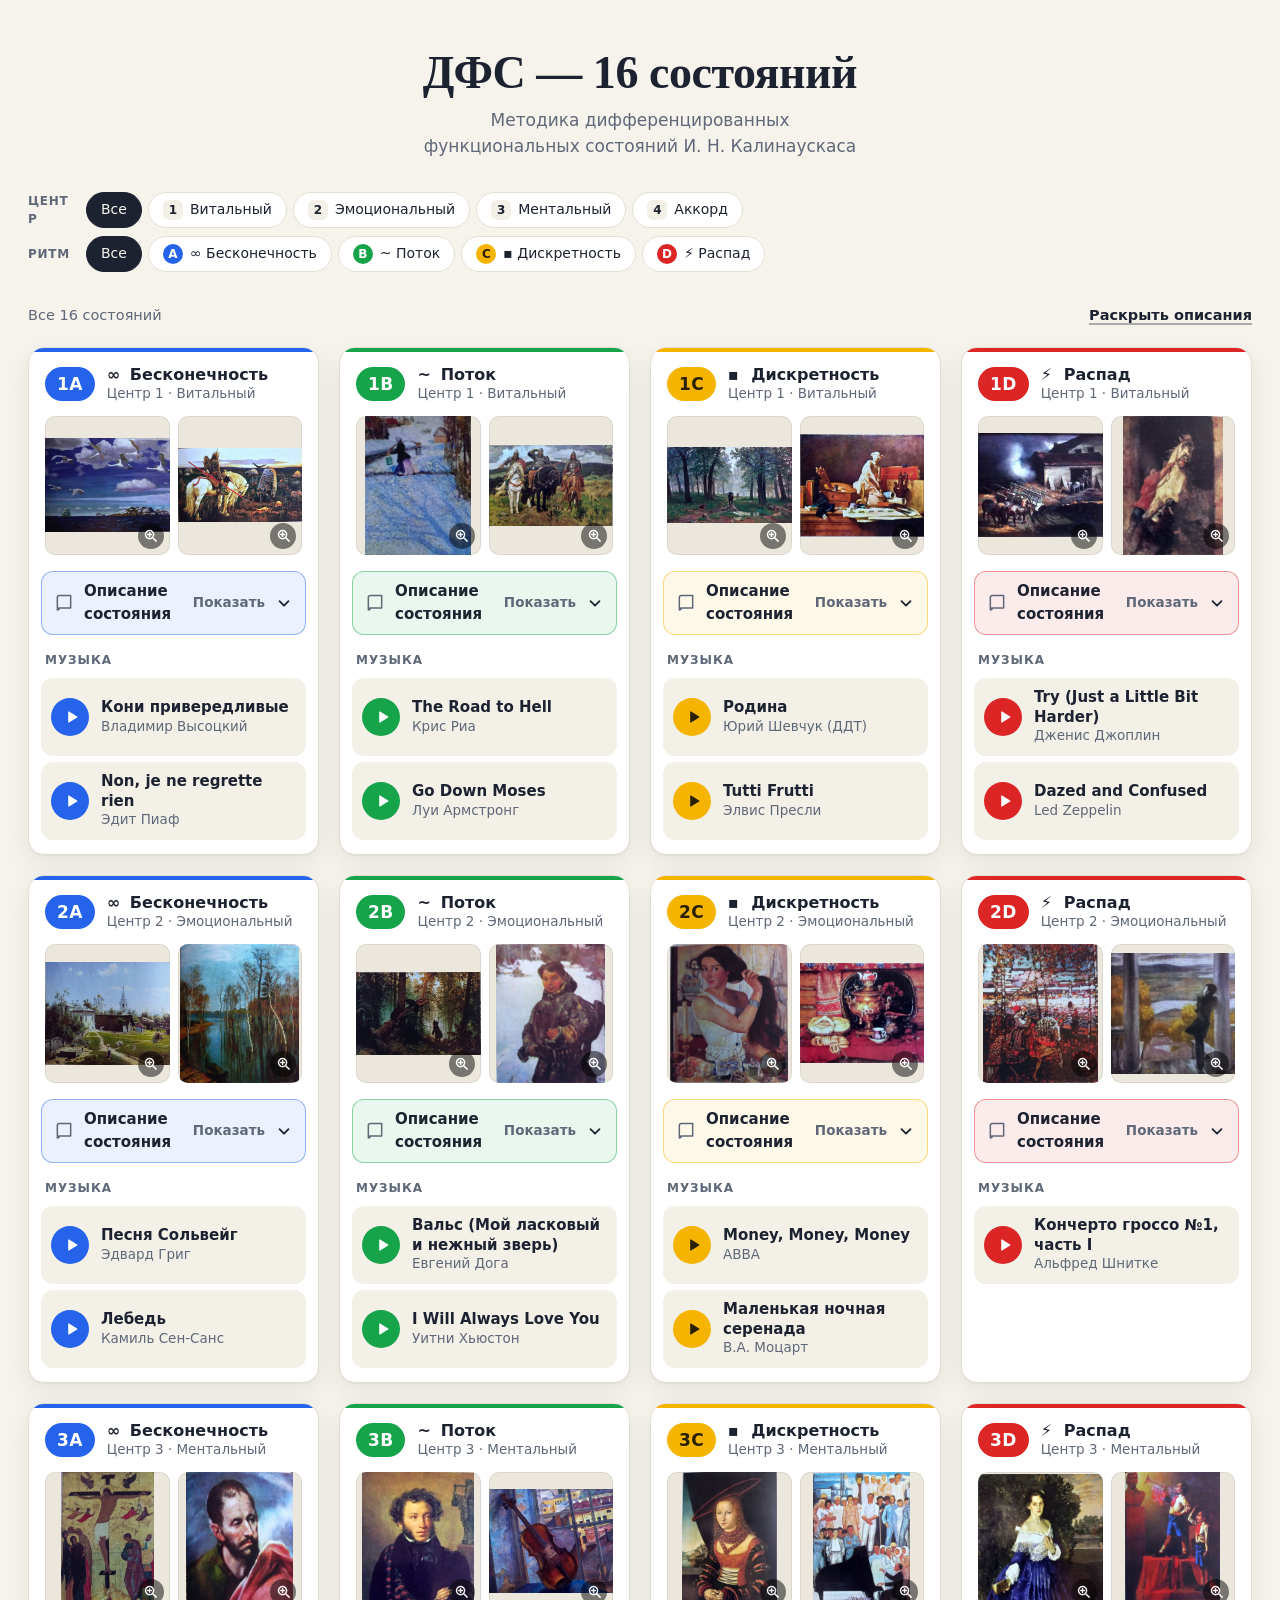
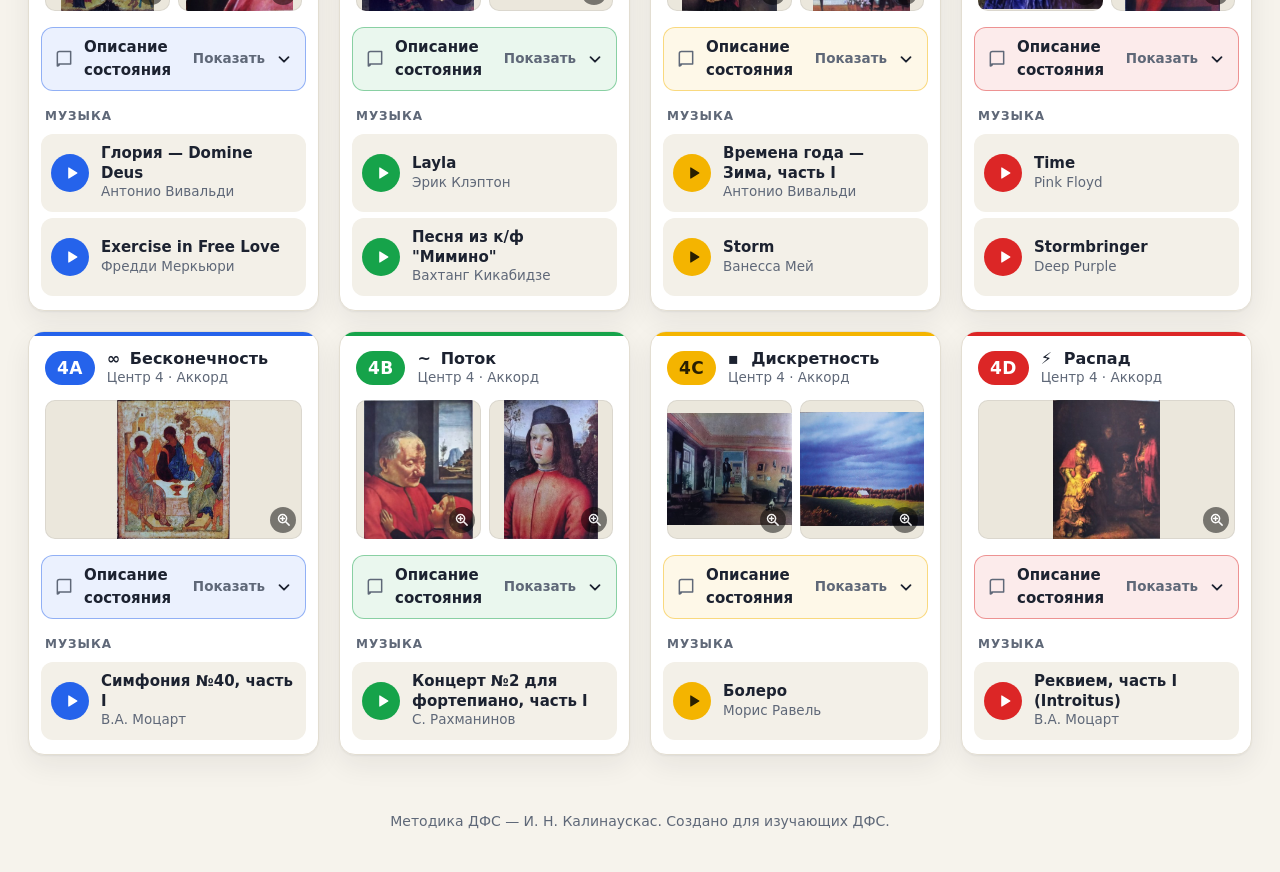
<file: index.html>
<!DOCTYPE html>
<html lang="ru">
<head>
<meta charset="UTF-8">
<meta name="viewport" content="width=device-width, initial-scale=1, viewport-fit=cover">
<title>ДФС — 16 состояний: картины и музыка</title>
<meta name="description" content="Каталог по методике ДФС И. Н. Калинаускаса: картины, музыка и описания для каждого из 16 состояний.">
<meta name="theme-color" content="#f6f3ec" media="(prefers-color-scheme: light)">
<meta name="theme-color" content="#12151c" media="(prefers-color-scheme: dark)">
<link rel="icon" href="data:image/svg+xml,%3Csvg xmlns='http://www.w3.org/2000/svg' viewBox='0 0 100 100'%3E%3Ctext y='.9em' font-size='90'%3E%F0%9F%94%A5%3C/text%3E%3C/svg%3E">
<style>
:root {
  --bg: #f6f3ec;        --bg-rgb: 246, 243, 236;
  --surface: #ffffff;
  --surface-2: #f3f0e8;
  --mat: #ebe7dc;
  --ink: #1c2230;       --ink-rgb: 28, 34, 48;
  --muted: #5f6878;
  --line: #e3ded2;
  --shadow: 0 1px 2px rgba(28, 34, 48, .06), 0 10px 28px rgba(28, 34, 48, .07);
  --A: #2563eb; --A-rgb: 37, 99, 235;   --A-ink: #ffffff;
  --B: #16a34a; --B-rgb: 22, 163, 74;   --B-ink: #ffffff;
  --C: #f4b400; --C-rgb: 244, 180, 0;   --C-ink: #2a2000;
  --D: #dc2626; --D-rgb: 220, 38, 38;   --D-ink: #ffffff;
  --radius: 16px;
  --maxw: 1480px;
  --gutter: clamp(14px, 3vw, 28px);
  --serif: "Iowan Old Style", "Palatino Linotype", Palatino, Georgia, "Times New Roman", serif;
  --sans: system-ui, -apple-system, "Segoe UI", Roboto, "Helvetica Neue", Arial, sans-serif;
}
@media (prefers-color-scheme: dark) {
  :root {
    --bg: #12151c;      --bg-rgb: 18, 21, 28;
    --surface: #1b1f29;
    --surface-2: #232835;
    --mat: #10131a;
    --ink: #e9edf4;     --ink-rgb: 233, 237, 244;
    --muted: #a3adbd;
    --line: #2e3442;
    --shadow: 0 1px 2px rgba(0, 0, 0, .4), 0 10px 28px rgba(0, 0, 0, .35);
    --A: #5b8cff; --A-rgb: 91, 140, 255;  --A-ink: #0b1020;
    --B: #34c768; --B-rgb: 52, 199, 104;  --B-ink: #06210f;
    --C: #f4b400; --C-rgb: 244, 180, 0;   --C-ink: #2a2000;
    --D: #ff6b6b; --D-rgb: 255, 107, 107; --D-ink: #2b0707;
  }
}
.r-A { --rc: var(--A); --rc-rgb: var(--A-rgb); --rc-ink: var(--A-ink); }
.r-B { --rc: var(--B); --rc-rgb: var(--B-rgb); --rc-ink: var(--B-ink); }
.r-C { --rc: var(--C); --rc-rgb: var(--C-rgb); --rc-ink: var(--C-ink); }
.r-D { --rc: var(--D); --rc-rgb: var(--D-rgb); --rc-ink: var(--D-ink); }

* { box-sizing: border-box; }
html { -webkit-text-size-adjust: 100%; text-size-adjust: 100%; -webkit-tap-highlight-color: transparent; scroll-behavior: smooth; }
body {
  margin: 0;
  background: var(--bg);
  color: var(--ink);
  font: 16px/1.55 var(--sans);
  -webkit-font-smoothing: antialiased;
  overflow-wrap: break-word;
}
button { font: inherit; color: inherit; cursor: pointer; touch-action: manipulation; }
a { color: inherit; }
:focus-visible { outline: 3px solid rgba(var(--ink-rgb), .55); outline-offset: 2px; border-radius: 6px; }
.wrap {
  max-width: var(--maxw); margin: 0 auto;
  padding-left: max(var(--gutter), env(safe-area-inset-left));
  padding-right: max(var(--gutter), env(safe-area-inset-right));
}

/* ---------- Шапка страницы ---------- */
.hero { padding-top: clamp(22px, 5vw, 48px); padding-bottom: clamp(14px, 2.6vw, 22px); text-align: center; }
.hero h1 { margin: 0; font: 700 clamp(28px, 5.4vw, 46px)/1.1 var(--serif); letter-spacing: -.01em; }
.hero__method { margin: 8px auto 0; max-width: 40ch; color: var(--muted); font-size: clamp(14.5px, 2.1vw, 17px); }

/* ---------- Панель фильтров (всегда на виду) ---------- */
.bar-sentinel { height: 1px; margin-bottom: -1px; }
.bar {
  position: sticky; top: 0; z-index: 30;
  background: rgba(var(--bg-rgb), .92);
  -webkit-backdrop-filter: blur(12px); backdrop-filter: blur(12px);
  border-bottom: 1px solid transparent;
  transition: border-color .2s, box-shadow .2s;
}
.bar.is-stuck { border-bottom-color: var(--line); box-shadow: 0 6px 18px rgba(28, 34, 48, .08); }
.bar__inner { display: flex; flex-wrap: wrap; gap: 2px 28px; padding-top: 8px; padding-bottom: 8px; }
.fgroup { display: flex; align-items: center; gap: 10px; max-width: 100%; min-width: 0; }
.fgroup__label { flex: none; width: 46px; font-size: 12px; font-weight: 700; letter-spacing: .06em; text-transform: uppercase; color: var(--muted); }
.chips { position: relative; display: flex; gap: 6px; padding: 3px 2px; min-width: 0; overflow-x: auto; scrollbar-width: none; -webkit-overflow-scrolling: touch; overscroll-behavior-x: contain; }
.chips::-webkit-scrollbar { display: none; }
.chips.fade-r { -webkit-mask-image: linear-gradient(to right, #000 calc(100% - 28px), transparent); mask-image: linear-gradient(to right, #000 calc(100% - 28px), transparent); }
.chips.fade-l { -webkit-mask-image: linear-gradient(to left, #000 calc(100% - 28px), transparent); mask-image: linear-gradient(to left, #000 calc(100% - 28px), transparent); }
.chips.fade-l.fade-r { -webkit-mask-image: linear-gradient(to right, transparent, #000 28px, #000 calc(100% - 28px), transparent); mask-image: linear-gradient(to right, transparent, #000 28px, #000 calc(100% - 28px), transparent); }
.chip {
  flex: none; display: inline-flex; align-items: center; gap: 7px;
  height: 36px; padding: 0 14px;
  border: 1px solid var(--line); border-radius: 999px;
  background: var(--surface); font-size: 14px; font-weight: 500; white-space: nowrap;
  transition: background .15s, color .15s, border-color .15s, transform .1s;
}
.chip:hover { border-color: rgba(var(--ink-rgb), .35); }
.chip:active { transform: scale(.97); }
.chip__tag {
  display: inline-grid; place-items: center; min-width: 20px; height: 20px; padding: 0 5px;
  border-radius: 6px; background: var(--surface-2); font-size: 12px; font-weight: 700;
}
.chip--r .chip__tag { background: var(--rc); color: var(--rc-ink); border-radius: 50%; padding: 0; }
.chip[aria-pressed="true"] { background: var(--ink); color: var(--bg); border-color: var(--ink); }
.chip[aria-pressed="true"] .chip__tag { background: rgba(var(--bg-rgb), .22); color: var(--bg); }
.chip--r[aria-pressed="true"] { background: var(--rc); color: var(--rc-ink); border-color: var(--rc); }
.chip--r[aria-pressed="true"] .chip__tag { background: rgba(0, 0, 0, .16); color: var(--rc-ink); }

.toolbar {
  display: flex; flex-wrap: wrap; align-items: center; justify-content: space-between; gap: 2px 16px;
  padding-top: 12px; padding-bottom: 12px;
}
.toolbar__count { margin: 0; color: var(--muted); font-size: 14.5px; }
.toolbar__actions { display: flex; flex-wrap: wrap; gap: 0 18px; }
.linkbtn {
  background: none; border: 0; padding: 8px 0; font-size: 14.5px; font-weight: 600;
  text-decoration: underline; text-underline-offset: 3px; text-decoration-thickness: 1.5px;
  text-decoration-color: rgba(var(--ink-rgb), .35);
}
.linkbtn:hover { text-decoration-color: currentColor; }
.linkbtn[hidden] { display: none; }

/* ---------- Карточки: в одном ряду всё на одной высоте ---------- */
.grid {
  display: grid; gap: 20px; align-items: stretch;
  grid-template-columns: repeat(auto-fill, minmax(min(100%, 300px), 1fr));
  padding-bottom: 48px;
}
@media (min-width: 1280px) { .grid { grid-template-columns: repeat(4, minmax(0, 1fr)); } }
.card {
  display: flex; flex-direction: column;
  background: var(--surface); border: 1px solid var(--line); border-radius: var(--radius);
  box-shadow: var(--shadow); overflow: hidden;
  animation: rise .35s ease both;
}
@keyframes rise { from { opacity: 0; transform: translateY(8px); } to { opacity: 1; transform: none; } }
.card[hidden] { display: none; }
.card__head { display: flex; align-items: center; gap: 12px; min-height: 68px; padding: 12px 16px; border-top: 4px solid var(--rc); }
.badge {
  flex: none; display: inline-grid; place-items: center; min-width: 48px; height: 34px; padding: 0 12px;
  border-radius: 999px; background: var(--rc); color: var(--rc-ink);
  font-weight: 800; font-size: 17px; letter-spacing: .02em;
}
.card__meta { display: flex; flex-direction: column; min-width: 0; line-height: 1.25; }
.card__rhythm { font-weight: 700; font-size: 16px; }
.card__rhythm span { display: inline-block; min-width: 1.1em; }
.card__center { color: var(--muted); font-size: 13.5px; }

/* Картины: одинаковые плитки одной высоты, картина целиком (без обрезки) */
.pics { padding: 0 16px 16px; }
.pics__row {
  display: grid; gap: 8px; aspect-ratio: 1.85 / 1;
  grid-template-columns: repeat(var(--n, 2), minmax(0, 1fr));
}
.pic {
  position: relative; display: block; width: 100%; height: 100%; min-width: 0; padding: 0; border: 0;
  border-radius: 10px; overflow: hidden; background: var(--mat); cursor: zoom-in;
  box-shadow: inset 0 0 0 1px rgba(var(--ink-rgb), .08);
  transition: transform .15s, box-shadow .15s;
}
.pic:hover { transform: translateY(-2px); box-shadow: inset 0 0 0 1px rgba(var(--ink-rgb), .08), 0 8px 18px rgba(0, 0, 0, .2); }
.pic img { display: block; width: 100%; height: 100%; object-fit: contain; }
.pic__zoom {
  position: absolute; right: 6px; bottom: 6px; width: 26px; height: 26px; display: grid; place-items: center;
  border-radius: 50%; background: rgba(0, 0, 0, .55); color: #fff; opacity: .9; transition: opacity .15s, transform .15s;
  pointer-events: none;
}
.pic:hover .pic__zoom { transform: scale(1.1); }

/* Описание — скрыто, пока не раскроют */
.desc { margin: 0 12px; }
.desc__toggle {
  width: 100%; display: flex; align-items: center; gap: 10px; text-align: left;
  min-height: 48px; padding: 8px 12px; border-radius: 12px;
  border: 1px solid rgba(var(--rc-rgb), .45);
  background: rgba(var(--rc-rgb), .09);
  font-weight: 600; font-size: 15px;
  transition: background .15s;
}
.desc__toggle:hover { background: rgba(var(--rc-rgb), .17); }
.desc__icon { flex: none; width: 20px; height: 20px; color: var(--muted); }
.desc__label { flex: 1; }
.desc__hint { flex: none; font-size: 13.5px; font-weight: 600; color: var(--muted); }
.chev { flex: none; width: 18px; height: 18px; transition: transform .25s; }
.desc.is-open .chev { transform: rotate(180deg); }
.desc__panel { display: grid; grid-template-rows: 0fr; transition: grid-template-rows .28s ease; }
.desc.is-open .desc__panel { grid-template-rows: 1fr; }
.desc__inner { overflow: hidden; min-height: 0; }
.desc__text { margin: 0; padding: 14px 6px 6px; font-size: 16px; line-height: 1.65; }

/* Музыка */
.music { padding: 16px 12px 14px; }
.music__title { margin: 0 4px 8px; font-size: 12px; font-weight: 700; letter-spacing: .08em; text-transform: uppercase; color: var(--muted); }
.tracks { list-style: none; margin: 0; padding: 0; display: grid; gap: 6px; }
.track { border-radius: 12px; background-color: var(--surface-2); transition: background-color .15s; }
.track.is-open { background-image: linear-gradient(rgba(var(--rc-rgb), .13), rgba(var(--rc-rgb), .13)); }
.track__btn {
  width: 100%; min-height: 78px; display: flex; align-items: center; gap: 12px; text-align: left;
  padding: 8px 12px 8px 10px; background: none; border: 0; border-radius: 12px;
}
.track__play {
  flex: none; display: grid; place-items: center; width: 38px; height: 38px; border-radius: 50%;
  background: var(--rc); color: var(--rc-ink); transition: transform .15s;
}
.track__btn:hover .track__play { transform: scale(1.08); }
.track__play svg { width: 16px; height: 16px; }
.track__play .i-play { margin-left: 2px; }
.track__play .i-close { display: none; }
.track.is-open .i-play { display: none; }
.track.is-open .i-close { display: block; }
.track__text { flex: 1; min-width: 0; display: flex; flex-direction: column; line-height: 1.3; }
.track__name { font-weight: 600; font-size: 15px; }
.track__artist { color: var(--muted); font-size: 13.5px; }
.track__panel { padding: 2px 12px 12px; }
.track__panel[hidden] { display: none; }
.player { position: relative; min-height: 100px; border-radius: 10px; background: var(--surface); }
.player__loading { position: absolute; inset: 0; z-index: 2; display: grid; place-items: center; color: var(--muted); font-size: 13px; pointer-events: none; }
.player.is-ready .player__loading { display: none; }
.player iframe { position: relative; z-index: 1; display: block; width: 100%; height: 100px; border: 0; border-radius: 10px; background: transparent; }
.player__note { margin: 8px 2px 0; font-size: 13px; color: var(--muted); }
.player__links { margin: 8px 2px 0; font-size: 14px; color: var(--muted); line-height: 1.9; }
.player__links a { display: inline-block; padding: 0 2px; font-weight: 600; color: var(--ink); text-underline-offset: 3px; white-space: nowrap; }

.footer { padding: 8px 0 max(40px, env(safe-area-inset-bottom)); text-align: center; color: var(--muted); font-size: 14px; }

/* ---------- Просмотр картины ---------- */
.lb {
  position: fixed; top: 0; left: 0; right: 0; height: 100vh; height: 100dvh; z-index: 100;
  display: none; align-items: center; justify-content: center; padding: 16px;
  background: rgba(8, 10, 14, .94); overscroll-behavior: contain;
}
.lb.is-open { display: flex; animation: fade .18s ease both; }
@keyframes fade { from { opacity: 0; } to { opacity: 1; } }
.lb__box { display: flex; flex-direction: column; align-items: center; gap: 12px; max-width: 100%; }
.lb__img { display: block; max-width: none; border-radius: 8px; box-shadow: 0 20px 60px rgba(0, 0, 0, .6); background: #222; -webkit-user-select: none; user-select: none; }
.lb__cap { color: #e9edf4; font-size: 15px; text-align: center; }
.lb__cap b { font-weight: 700; }
.lb__btn {
  position: absolute; display: grid; place-items: center; width: 48px; height: 48px; border: 0; border-radius: 50%;
  background: rgba(255, 255, 255, .16); color: #fff; transition: background .15s;
}
.lb__btn:hover { background: rgba(255, 255, 255, .28); }
.lb__btn svg { width: 22px; height: 22px; }
.lb__close { top: max(14px, env(safe-area-inset-top)); right: max(14px, env(safe-area-inset-right)); }
.lb__prev { left: max(14px, env(safe-area-inset-left)); top: 50%; margin-top: -24px; }
.lb__next { right: max(14px, env(safe-area-inset-right)); top: 50%; margin-top: -24px; }
.lb__btn[hidden] { display: none; }
body.lb-open { overflow: hidden; }

/* ---------- Телефоны ---------- */
@media (max-width: 640px) {
  .lb__prev, .lb__next { top: auto; margin-top: 0; bottom: max(16px, env(safe-area-inset-bottom)); }
  .lb__prev { left: calc(50% - 58px); }
  .lb__next { right: calc(50% - 58px); }
  .fgroup { width: 100%; gap: 6px; }
  .fgroup__label { width: 40px; font-size: 11px; }
  .chip { height: 36px; padding: 0 12px; font-size: 13.5px; }
  .bar__inner { gap: 0; padding-top: 4px; padding-bottom: 4px; }
  .card__head { padding: 10px 14px; }
  .pics { padding: 0 14px 14px; }
  .desc { margin: 0 10px; }
  .music { padding: 14px 10px 12px; }
}
@media (prefers-reduced-motion: reduce) {
  *, *::before, *::after { animation: none !important; transition: none !important; scroll-behavior: auto !important; }
}

/* ---------- Печать: всё раскрыто, без плееров ---------- */
@media print {
  body { background: #fff; color: #000; }
  .bar, .bar-sentinel, .toolbar, .track__panel, .lb, .pic__zoom, .chev, .desc__hint { display: none !important; }
  .card { box-shadow: none; break-inside: avoid; animation: none; }
  .grid { grid-template-columns: repeat(2, 1fr); }
  .desc__panel { grid-template-rows: 1fr !important; }
  .desc__toggle { background: none; border: 0; padding-left: 0; }
}
</style>
</head>
<body>

<header class="hero wrap">
  <h1>ДФС — 16 состояний</h1>
  <p class="hero__method">Методика дифференцированных функциональных состояний И.&nbsp;Н.&nbsp;Калинаускаса</p>
</header>

<div class="bar-sentinel" id="sentinel"></div>
<nav class="bar" id="bar" aria-label="Фильтры состояний">
  <div class="wrap bar__inner">
    <div class="fgroup" role="group" aria-label="Центр">
      <span class="fgroup__label">Центр</span>
      <div class="chips" id="chips-center"></div>
    </div>
    <div class="fgroup" role="group" aria-label="Ритм">
      <span class="fgroup__label">Ритм</span>
      <div class="chips" id="chips-rhythm"></div>
    </div>
  </div>
</nav>

<main class="wrap">
  <div class="toolbar">
    <p class="toolbar__count" id="count" aria-live="polite"></p>
    <div class="toolbar__actions">
      <button class="linkbtn" id="reset" type="button" hidden>Сбросить</button>
      <button class="linkbtn" id="toggle-all" type="button">Раскрыть описания</button>
    </div>
  </div>
  <section class="grid" id="grid" aria-label="Состояния"></section>
  <noscript><p>Для работы каталога нужен включённый JavaScript.</p></noscript>
</main>

<footer class="footer wrap">Методика ДФС — И. Н. Калинаускас. Создано для изучающих ДФС.</footer>

<div class="lb" id="lb" role="dialog" aria-modal="true" aria-label="Просмотр картины">
  <button class="lb__btn lb__close" id="lb-close" type="button" aria-label="Закрыть"><svg viewBox="0 0 24 24" fill="none" stroke="currentColor" stroke-width="2.2" stroke-linecap="round"><path d="M6 6l12 12M18 6L6 18"/></svg></button>
  <button class="lb__btn lb__prev" id="lb-prev" type="button" aria-label="Предыдущая картина"><svg viewBox="0 0 24 24" fill="none" stroke="currentColor" stroke-width="2.2" stroke-linecap="round" stroke-linejoin="round"><path d="M15 5l-7 7 7 7"/></svg></button>
  <button class="lb__btn lb__next" id="lb-next" type="button" aria-label="Следующая картина"><svg viewBox="0 0 24 24" fill="none" stroke="currentColor" stroke-width="2.2" stroke-linecap="round" stroke-linejoin="round"><path d="M9 5l7 7-7 7"/></svg></button>
  <div class="lb__box">
    <img class="lb__img" id="lb-img" alt="" draggable="false">
    <div class="lb__cap" id="lb-cap"></div>
  </div>
</div>

<script src="data.js"></script>
<script>
(function () {
  'use strict';

  var CENTERS = { 1: 'Витальный', 2: 'Эмоциональный', 3: 'Ментальный', 4: 'Аккорд' };
  var RHYTHMS = {
    A: { g: '∞', n: 'Бесконечность' },
    B: { g: '~', n: 'Поток' },
    C: { g: '▪', n: 'Дискретность' },
    D: { g: '⚡', n: 'Распад' }
  };
  var ICON = {
    chev: '<svg class="chev" viewBox="0 0 20 20" aria-hidden="true"><path d="M5 8l5 5 5-5" fill="none" stroke="currentColor" stroke-width="2" stroke-linecap="round" stroke-linejoin="round"/></svg>',
    book: '<svg class="desc__icon" viewBox="0 0 24 24" aria-hidden="true"><path d="M4 5.5A2.5 2.5 0 0 1 6.5 3H20v15H6.5A2.5 2.5 0 0 0 4 20.5v-15zM4 20.5A2.5 2.5 0 0 0 6.5 18H20" fill="none" stroke="currentColor" stroke-width="1.8" stroke-linecap="round" stroke-linejoin="round"/></svg>',
    play: '<svg class="i-play" viewBox="0 0 20 20" aria-hidden="true"><path d="M6.5 3.6v12.8a.7.7 0 0 0 1.07.6l10.1-6.4a.7.7 0 0 0 0-1.2L7.57 3a.7.7 0 0 0-1.07.6z" fill="currentColor"/></svg>',
    close: '<svg class="i-close" viewBox="0 0 20 20" aria-hidden="true"><path d="M5 5l10 10M15 5L5 15" fill="none" stroke="currentColor" stroke-width="2.4" stroke-linecap="round"/></svg>',
    zoom: '<svg width="15" height="15" viewBox="0 0 24 24" aria-hidden="true" fill="none" stroke="currentColor" stroke-width="2.4" stroke-linecap="round"><circle cx="10.5" cy="10.5" r="6.5"/><path d="M15.5 15.5L21 21M10.5 7.5v6M7.5 10.5h6"/></svg>'
  };

  function $(s, el) { return (el || document).querySelector(s); }
  function $$(s, el) { return Array.prototype.slice.call((el || document).querySelectorAll(s)); }
  function esc(s) {
    return String(s).replace(/[&<>"']/g, function (c) {
      return { '&': '&amp;', '<': '&lt;', '>': '&gt;', '"': '&quot;', "'": '&#39;' }[c];
    });
  }

  /* ---------- Панель фильтров ---------- */
  var filter = { c: '', r: '' };
  var centerBox = $('#chips-center'), rhythmBox = $('#chips-rhythm');

  function chip(kind, value, html, cls) {
    return '<button type="button" class="chip ' + (cls || '') + '" data-kind="' + kind + '" data-v="' + value + '" aria-pressed="false">' + html + '</button>';
  }
  centerBox.innerHTML = chip('c', '', 'Все') + [1, 2, 3, 4].map(function (n) {
    return chip('c', n, '<span class="chip__tag">' + n + '</span>' + CENTERS[n], 'chip--c');
  }).join('');
  rhythmBox.innerHTML = chip('r', '', 'Все') + ['A', 'B', 'C', 'D'].map(function (k) {
    return chip('r', k, '<span class="chip__tag">' + k + '</span>' + RHYTHMS[k].g + ' ' + RHYTHMS[k].n, 'chip--r r-' + k);
  }).join('');

  // Затухание у края — подсказывает, что ряд фильтров можно листать
  function updateFades(box) {
    box.classList.toggle('fade-l', box.scrollLeft > 2);
    box.classList.toggle('fade-r', box.scrollLeft + box.clientWidth < box.scrollWidth - 2);
  }
  [centerBox, rhythmBox].forEach(function (box) {
    box.addEventListener('scroll', function () { updateFades(box); }, { passive: true });
    updateFades(box);
  });
  window.addEventListener('resize', function () { updateFades(centerBox); updateFades(rhythmBox); });

  // Выбранный фильтр всегда показываем в ряду, даже если он был за краем экрана
  function revealActive(smooth) {
    [centerBox, rhythmBox].forEach(function (box) {
      var a = $('.chip[aria-pressed="true"]', box);
      if (!a || box.scrollWidth <= box.clientWidth) return;
      var left = Math.max(0, a.offsetLeft - (box.clientWidth - a.offsetWidth) / 2);
      if (box.scrollTo) box.scrollTo({ left: left, behavior: smooth ? 'smooth' : 'auto' }); else box.scrollLeft = left;
    });
  }

  document.addEventListener('click', function (e) {
    var b = e.target.closest && e.target.closest('.chip');
    if (!b) return;
    var kind = b.getAttribute('data-kind'), v = b.getAttribute('data-v');
    filter[kind] = (filter[kind] === v) ? '' : v;   // повторный клик по выбранному — снимает фильтр
    applyFilter(true);
  });
  $('#reset').addEventListener('click', function () { filter.c = ''; filter.r = ''; applyFilter(true); });

  function readHash() {
    var h = '';
    try { h = decodeURIComponent(location.hash.replace(/^#/, '')); } catch (err) { h = ''; }
    var m;
    filter.c = ''; filter.r = '';
    if ((m = /^([1-4])([A-D])$/i.exec(h))) { filter.c = m[1]; filter.r = m[2].toUpperCase(); }
    else if ((m = /^c([1-4])$/i.exec(h))) { filter.c = m[1]; }
    else if ((m = /^r([A-D])$/i.exec(h))) { filter.r = m[1].toUpperCase(); }
  }
  function writeHash() {
    var h = '';
    if (filter.c && filter.r) h = filter.c + filter.r;
    else if (filter.c) h = 'c' + filter.c;
    else if (filter.r) h = 'r' + filter.r;
    try { history.replaceState(null, '', h ? '#' + h : location.pathname + location.search); } catch (err) { /* file:// в части браузеров */ }
  }

  /* ---------- Карточки ---------- */
  var grid = $('#grid');

  function trackHTML(sid, t, i) {
    var pid = 'p-' + sid + '-' + i;
    return '<li class="track">' +
      '<button type="button" class="track__btn" aria-expanded="false" aria-controls="' + pid + '">' +
        '<span class="track__play">' + ICON.play + ICON.close + '</span>' +
        '<span class="track__text"><span class="track__name">' + esc(t.t) + '</span><span class="track__artist">' + esc(t.a) + '</span></span>' +
      '</button>' +
      '<div class="track__panel" id="' + pid + '" hidden></div>' +
    '</li>';
  }

  function cardHTML(s) {
    var pics = s.imgs.map(function (im, i) {
      return '<button type="button" class="pic" data-state="' + s.id + '" data-i="' + i + '" aria-label="Увеличить картину ' + (i + 1) + ' для состояния ' + s.id + '">' +
        '<img src="' + im.src + '" width="' + im.w + '" height="' + im.h + '" loading="lazy" decoding="async" alt="Картина ' + (i + 1) + ' для состояния ' + s.id + '">' +
        '<span class="pic__zoom">' + ICON.zoom + '</span></button>';
    }).join('');
    return '<article class="card r-' + s.r + '" id="s-' + s.id + '" data-c="' + s.c + '" data-r="' + s.r + '" aria-labelledby="h-' + s.id + '">' +
      '<header class="card__head">' +
        '<span class="badge" id="h-' + s.id + '">' + s.id + '</span>' +
        '<div class="card__meta"><span class="card__rhythm"><span aria-hidden="true">' + RHYTHMS[s.r].g + '</span> ' + RHYTHMS[s.r].n + '</span>' +
        '<span class="card__center">Центр ' + s.c + ' · ' + CENTERS[s.c] + '</span></div>' +
      '</header>' +
      '<div class="pics"><div class="pics__row" style="--n:' + s.imgs.length + '">' + pics + '</div></div>' +
      '<div class="desc">' +
        '<button type="button" class="desc__toggle" aria-expanded="false" aria-controls="d-' + s.id + '">' +
          ICON.book + '<span class="desc__label">Описание состояния</span><span class="desc__hint">Показать</span>' + ICON.chev +
        '</button>' +
        '<div class="desc__panel" id="d-' + s.id + '" role="region" aria-label="Описание состояния ' + s.id + '" inert><div class="desc__inner"><p class="desc__text">' + esc(s.desc) + '</p></div></div>' +
      '</div>' +
      '<div class="music"><h3 class="music__title">Музыка</h3><ul class="tracks">' +
        s.tracks.map(function (t, i) { return trackHTML(s.id, t, i); }).join('') +
      '</ul></div>' +
    '</article>';
  }
  grid.innerHTML = STATES.map(cardHTML).join('');

  /* ---------- Применение фильтра ---------- */
  var count = $('#count'), resetBtn = $('#reset'), allBtn = $('#toggle-all');

  function visibleCards() { return $$('.card:not([hidden])', grid); }

  function applyFilter(userAction) {
    $$('.chip').forEach(function (b) {
      var kind = b.getAttribute('data-kind');
      b.setAttribute('aria-pressed', String(filter[kind] === b.getAttribute('data-v')));
    });
    var shown = 0;
    $$('.card', grid).forEach(function (card) {
      var ok = (!filter.c || card.getAttribute('data-c') === String(filter.c)) &&
               (!filter.r || card.getAttribute('data-r') === filter.r);
      if (ok && card.hidden) { card.style.animation = 'none'; card.offsetWidth; card.style.animation = ''; }
      card.hidden = !ok;
      if (ok) shown++;
      if (!ok) closeAllTracksIn(card);
    });
    var filtered = !!(filter.c || filter.r);
    count.textContent = filtered ? 'Показано ' + shown + ' из ' + STATES.length : 'Все ' + STATES.length + ' состояний';
    resetBtn.hidden = !filtered;
    syncAllBtn();
    writeHash();
    revealActive(!!userAction);
    if (userAction) {
      var bar = $('#bar'), top = grid.getBoundingClientRect().top + window.pageYOffset - bar.offsetHeight - 52;
      if (window.pageYOffset > top) window.scrollTo({ top: Math.max(0, top), behavior: 'smooth' });
    }
  }

  /* ---------- Описания ---------- */
  function setDesc(box, open) {
    box.classList.toggle('is-open', open);
    $('.desc__toggle', box).setAttribute('aria-expanded', String(open));
    $('.desc__hint', box).textContent = open ? 'Скрыть' : 'Показать';
    var p = $('.desc__panel', box);
    if (open) p.removeAttribute('inert'); else p.setAttribute('inert', '');
  }
  function syncAllBtn() {
    var v = visibleCards();
    var allOpen = v.length > 0 && v.every(function (c) { return $('.desc', c).classList.contains('is-open'); });
    allBtn.textContent = allOpen ? 'Свернуть описания' : 'Раскрыть описания';
    allBtn.setAttribute('data-open', allOpen ? '1' : '0');
  }
  allBtn.addEventListener('click', function () {
    var open = allBtn.getAttribute('data-open') !== '1';
    visibleCards().forEach(function (c) { setDesc($('.desc', c), open); });
    syncAllBtn();
  });

  /* ---------- Музыка ---------- */
  function playerHTML(t) {
    var q = encodeURIComponent(t.a + ' ' + t.t);
    var yt = '<a href="https://www.youtube.com/results?search_query=' + q + '" target="_blank" rel="noopener">YouTube ↗</a>';
    var vk = '<a href="https://vk.com/audio?q=' + q + '" target="_blank" rel="noopener">VK ↗</a>';
    var html = '';
    if (t.ym) {
      var p = t.ym.split(':');
      var ym = '<a href="https://music.yandex.ru/album/' + p[1] + '/track/' + p[0] + '" target="_blank" rel="noopener">Яндекс Музыка ↗</a>';
      html += '<div class="player"><span class="player__loading">Загружаем плеер…</span><iframe src="https://music.yandex.ru/iframe/track/' + p[0] + '/' + p[1] + '" title="Плеер: ' + esc(t.t) + ' — ' + esc(t.a) + '" allow="autoplay *; encrypted-media *; clipboard-write"></iframe></div>';
      if (t.note) html += '<p class="player__note">' + esc(t.note) + '</p>';
      html += '<p class="player__links">Слушать целиком: ' + ym + ' ' + yt + ' ' + vk + '</p>';
    } else {
      html += '<p class="player__note">' + esc(t.note || 'Встроенного плеера для этого трека нет.') + '</p>';
      html += '<p class="player__links">Слушать: ' + yt + ' ' + vk + '</p>';
    }
    return html;
  }
  function closeTrack(li) {
    li.classList.remove('is-open');
    $('.track__btn', li).setAttribute('aria-expanded', 'false');
    var panel = $('.track__panel', li);
    panel.hidden = true;
    panel.innerHTML = '';              // убираем плеер — музыка останавливается
  }
  function closeAllTracksIn(root) { $$('.track.is-open', root).forEach(closeTrack); }

  grid.addEventListener('click', function (e) {
    var tb = e.target.closest('.track__btn');
    if (tb) {
      var li = tb.parentNode;
      var wasOpen = li.classList.contains('is-open');
      closeAllTracksIn(grid);          // одновременно играет только один трек
      if (!wasOpen) {
        var card = li.closest('.card'), sid = card.id.slice(2);
        var idx = $$('.track', card).indexOf(li);
        var t = STATES.filter(function (s) { return s.id === sid; })[0].tracks[idx];
        var panel = $('.track__panel', li);
        panel.innerHTML = playerHTML(t);
        var frame = $('iframe', panel);
        if (frame) frame.addEventListener('load', function () { $('.player', panel).classList.add('is-ready'); });
        panel.hidden = false;
        li.classList.add('is-open');
        tb.setAttribute('aria-expanded', 'true');
      }
      return;
    }
    var db = e.target.closest('.desc__toggle');
    if (db) {
      var box = db.parentNode;
      setDesc(box, !box.classList.contains('is-open'));
      syncAllBtn();
      return;
    }
    var pb = e.target.closest('.pic');
    if (pb) openLightbox(pb.getAttribute('data-state'), +pb.getAttribute('data-i'), pb);
  });

  /* ---------- Просмотр картины ---------- */
  var lb = $('#lb'), lbImg = $('#lb-img'), lbCap = $('#lb-cap'), lbPrev = $('#lb-prev'), lbNext = $('#lb-next'), lbClose = $('#lb-close');
  var lbState = null, lbIdx = 0, lbOpener = null;

  // Исходные картины небольшие: растягиваем не более чем в 1,7 раза и вписываем в экран
  function fitLb() {
    if (!lbState) return;
    var im = lbState.imgs[lbIdx];
    var k = Math.min(1.7, (window.innerWidth * 0.94) / im.w, (window.innerHeight - 150) / im.h);
    lbImg.style.width = Math.round(im.w * k) + 'px';
    lbImg.style.height = Math.round(im.h * k) + 'px';
  }
  window.addEventListener('resize', function () { if (lb.classList.contains('is-open')) fitLb(); });

  function showLb() {
    var im = lbState.imgs[lbIdx];
    lbImg.src = im.src;
    lbImg.alt = 'Картина ' + (lbIdx + 1) + ' для состояния ' + lbState.id;
    fitLb();
    lbCap.innerHTML = '<b>' + lbState.id + '</b> · ' + RHYTHMS[lbState.r].g + ' ' + RHYTHMS[lbState.r].n + ' · ' + CENTERS[lbState.c] +
      (lbState.imgs.length > 1 ? ' · ' + (lbIdx + 1) + ' из ' + lbState.imgs.length : '');
    lbPrev.hidden = lbNext.hidden = lbState.imgs.length < 2;
  }
  function openLightbox(sid, i, opener) {
    lbState = STATES.filter(function (s) { return s.id === sid; })[0];
    lbIdx = i; lbOpener = opener;
    showLb();
    lb.classList.add('is-open');
    document.body.classList.add('lb-open');
    lbClose.focus();
  }
  function closeLightbox() {
    lb.classList.remove('is-open');
    document.body.classList.remove('lb-open');
    lbImg.removeAttribute('src');
    if (lbOpener) lbOpener.focus();
  }
  function stepLb(d) {
    if (!lbState || lbState.imgs.length < 2) return;
    lbIdx = (lbIdx + d + lbState.imgs.length) % lbState.imgs.length;
    showLb();
  }
  lbClose.addEventListener('click', closeLightbox);
  lbPrev.addEventListener('click', function (e) { e.stopPropagation(); stepLb(-1); });
  lbNext.addEventListener('click', function (e) { e.stopPropagation(); stepLb(1); });
  lb.addEventListener('click', function (e) { if (e.target === lb || e.target.classList.contains('lb__box')) closeLightbox(); });
  document.addEventListener('keydown', function (e) {
    if (!lb.classList.contains('is-open')) return;
    if (e.key === 'Escape') closeLightbox();
    else if (e.key === 'ArrowLeft') stepLb(-1);
    else if (e.key === 'ArrowRight') stepLb(1);
  });
  // Свайп пальцем влево/вправо — следующая/предыдущая картина
  var tx = 0, ty = 0;
  lb.addEventListener('touchstart', function (e) { var t = e.changedTouches[0]; tx = t.clientX; ty = t.clientY; }, { passive: true });
  lb.addEventListener('touchend', function (e) {
    var t = e.changedTouches[0], dx = t.clientX - tx, dy = t.clientY - ty;
    if (Math.abs(dx) > 50 && Math.abs(dx) > Math.abs(dy) * 1.5) stepLb(dx < 0 ? 1 : -1);
  }, { passive: true });

  /* ---------- Тень у панели, когда она «прилипла» ---------- */
  if ('IntersectionObserver' in window) {
    new IntersectionObserver(function (en) {
      $('#bar').classList.toggle('is-stuck', !en[0].isIntersecting);
    }).observe($('#sentinel'));
  }

  window.addEventListener('hashchange', function () { readHash(); applyFilter(false); });
  readHash();
  applyFilter(false);
})();
</script>
</body>
</html>
</file>
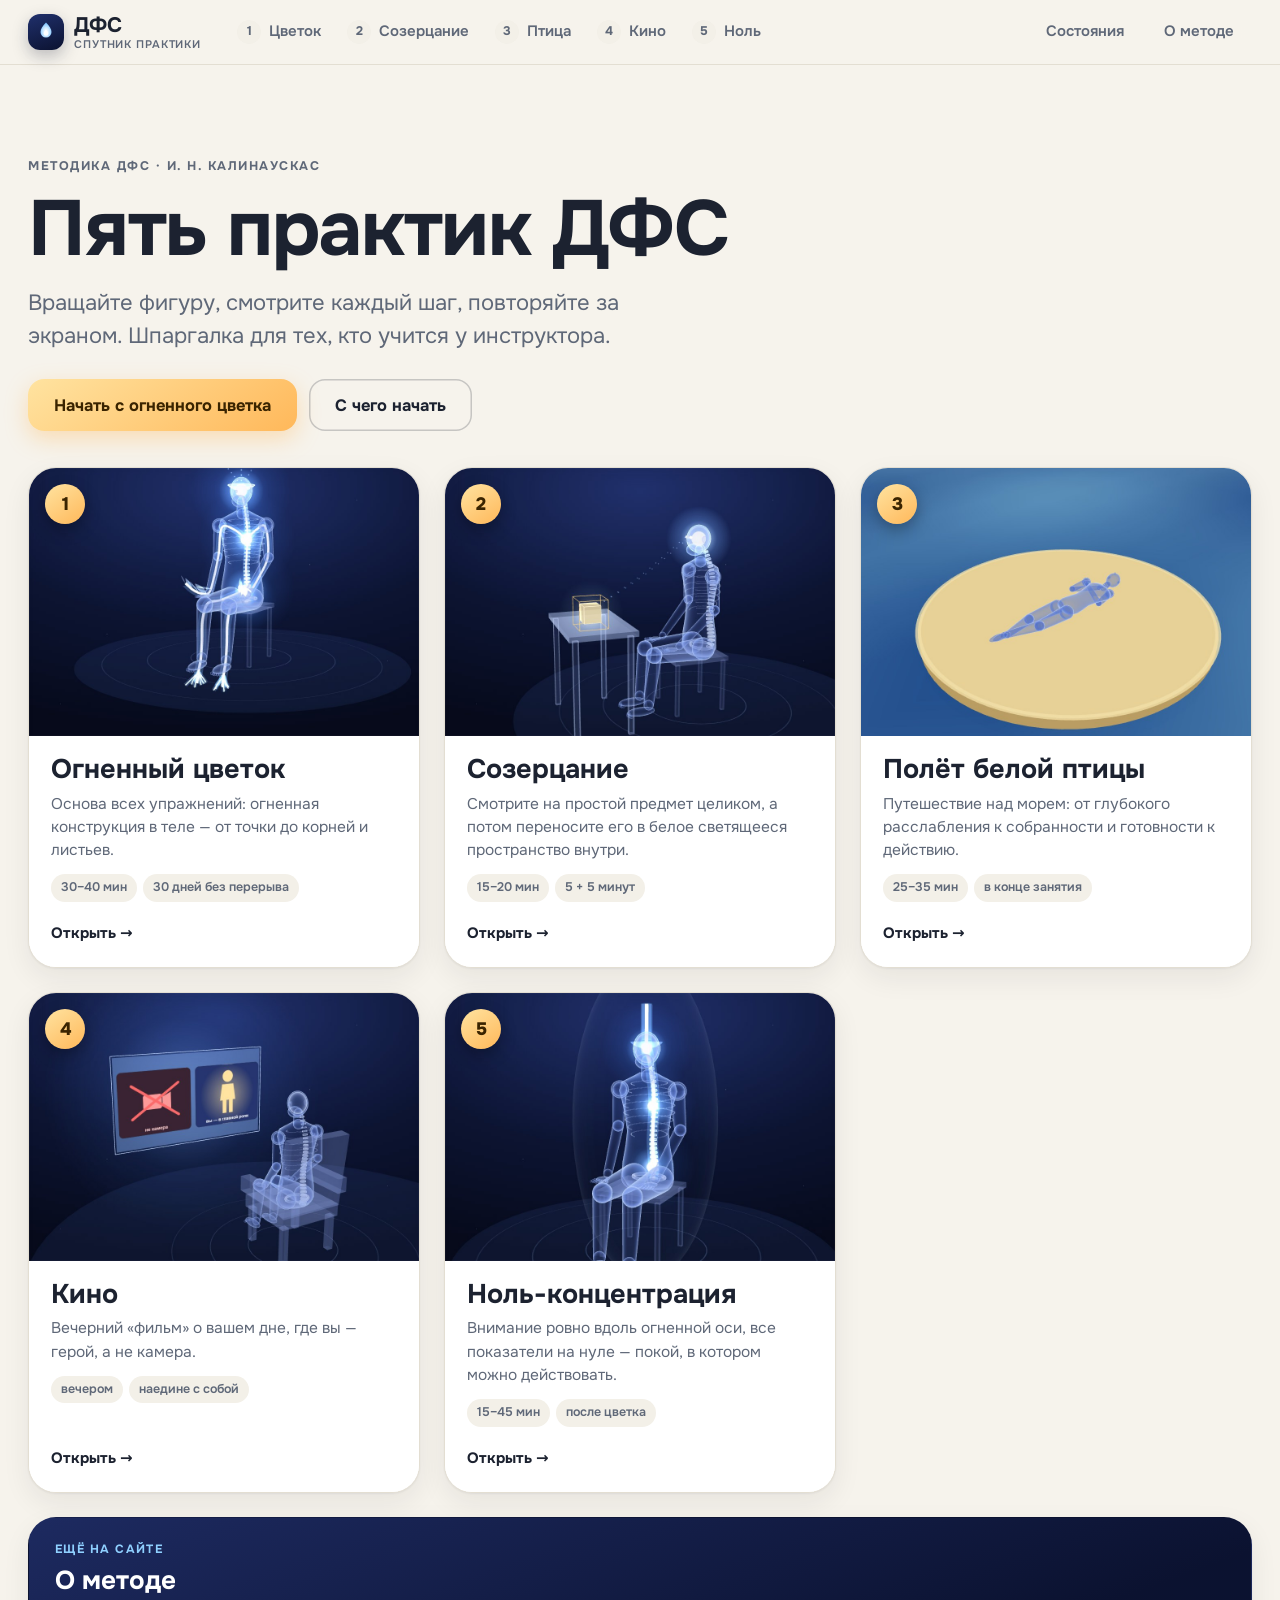
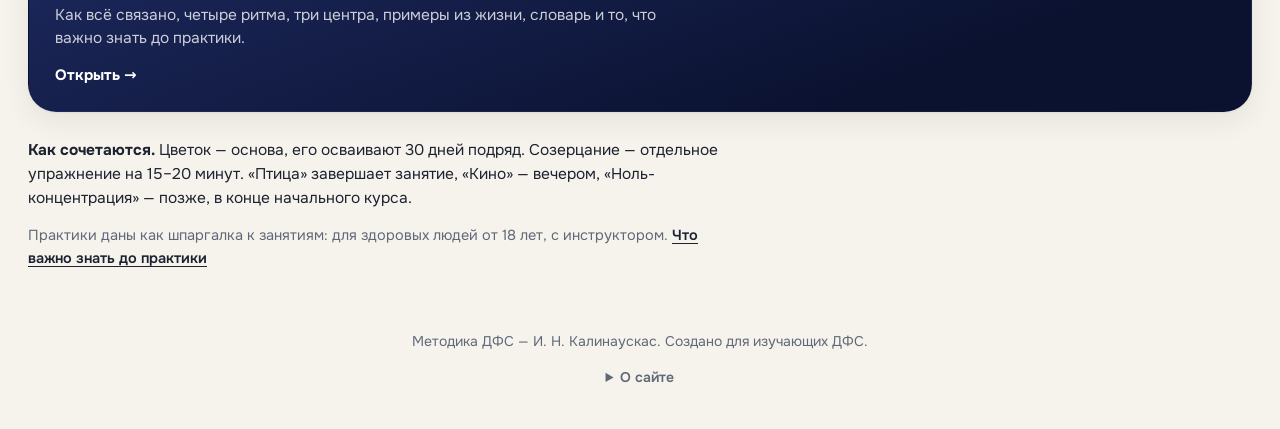
<file: docs/index.html>
<!DOCTYPE html>
<html lang="ru">
<head>
<meta charset="UTF-8">
<meta name="robots" content="noindex, nofollow">
<meta name="viewport" content="width=device-width, initial-scale=1, viewport-fit=cover">
<title>ДФС — спутник практики: пять упражнений в 3D</title>
<meta name="description" content="Пять практик методики ДФС И. Н. Калинаускаса шаг за шагом в 3D: вращайте фигуру, смотрите каждый шаг, вспоминайте и применяйте. Плюс 16 состояний с картинами и музыкой.">
<meta name="theme-color" content="#f6f3ec" media="(prefers-color-scheme: light)">
<meta name="theme-color" content="#12151c" media="(prefers-color-scheme: dark)">
<link rel="icon" href="data:image/svg+xml,%3Csvg xmlns='http://www.w3.org/2000/svg' viewBox='0 0 100 100'%3E%3Ctext y='.9em' font-size='90'%3E%F0%9F%94%A5%3C/text%3E%3C/svg%3E">
<style>
@font-face{font-family:Onest;font-style:normal;font-weight:100 900;font-display:swap;src:url(fonts/onest-cyrillic.woff2) format("woff2");unicode-range:U+0301,U+0400-045F,U+0490-0491,U+04B0-04B1,U+2116}
@font-face{font-family:Onest;font-style:normal;font-weight:100 900;font-display:swap;src:url(fonts/onest-latin.woff2) format("woff2");unicode-range:U+0000-00FF,U+0131,U+0152-0153,U+02BB-02BC,U+02C6,U+02DA,U+02DC,U+0304,U+0308,U+0329,U+2000-206F,U+20AC,U+2122,U+2191,U+2193,U+2212,U+2215,U+FEFF,U+FFFD}
@font-face{font-family:OnestFallback;src:local("Arial");size-adjust:104%;ascent-override:94%;descent-override:24%}
:root {
  --bg: #f6f3ec;        --bg-rgb: 246, 243, 236;
  --surface: #ffffff;
  --surface-2: #f3f0e8;
  --mat: #ebe7dc;
  --ink: #1c2230;       --ink-rgb: 28, 34, 48;
  --muted: #5f6878;
  --line: #e3ded2;
  --shadow: 0 1px 2px rgba(28, 34, 48, .06), 0 10px 28px rgba(28, 34, 48, .07);
  --A: #2563eb; --A-rgb: 37, 99, 235;   --A-ink: #ffffff;
  --B: #16a34a; --B-rgb: 22, 163, 74;   --B-ink: #ffffff;
  --C: #f4b400; --C-rgb: 244, 180, 0;   --C-ink: #2a2000;
  --D: #dc2626; --D-rgb: 220, 38, 38;   --D-ink: #ffffff;
  --radius: 16px;
  --maxw: 1480px;
  --gutter: clamp(14px, 3vw, 28px);
  /* одно семейство на весь сайт: Onest (кириллица), заголовки отличаются весом и размером, а не другим шрифтом */
  --sans: Onest, OnestFallback, system-ui, -apple-system, "Segoe UI", Roboto, Arial, sans-serif;
  --serif: var(--sans);
}
@media (prefers-color-scheme: dark) {
  :root {
    --bg: #12151c;      --bg-rgb: 18, 21, 28;
    --surface: #1b1f29;
    --surface-2: #232835;
    --mat: #10131a;
    --ink: #e9edf4;     --ink-rgb: 233, 237, 244;
    --muted: #a3adbd;
    --line: #2e3442;
    --shadow: 0 1px 2px rgba(0, 0, 0, .4), 0 10px 28px rgba(0, 0, 0, .35);
    --A: #5b8cff; --A-rgb: 91, 140, 255;  --A-ink: #0b1020;
    --B: #34c768; --B-rgb: 52, 199, 104;  --B-ink: #06210f;
    --C: #f4b400; --C-rgb: 244, 180, 0;   --C-ink: #2a2000;
    --D: #ff6b6b; --D-rgb: 255, 107, 107; --D-ink: #2b0707;
  }
}
.r-A { --rc: var(--A); --rc-rgb: var(--A-rgb); --rc-ink: var(--A-ink); }
.r-B { --rc: var(--B); --rc-rgb: var(--B-rgb); --rc-ink: var(--B-ink); }
.r-C { --rc: var(--C); --rc-rgb: var(--C-rgb); --rc-ink: var(--C-ink); }
.r-D { --rc: var(--D); --rc-rgb: var(--D-rgb); --rc-ink: var(--D-ink); }

* { box-sizing: border-box; }
html { -webkit-text-size-adjust: 100%; text-size-adjust: 100%; -webkit-tap-highlight-color: transparent; scroll-behavior: smooth; }
body {
  margin: 0;
  background: var(--bg);
  color: var(--ink);
  font: 16px/1.55 var(--sans);
  -webkit-font-smoothing: antialiased;
  overflow-wrap: break-word;
}
button { font: inherit; color: inherit; cursor: pointer; touch-action: manipulation; }
a { color: inherit; }
:focus-visible { outline: 3px solid rgba(var(--ink-rgb), .55); outline-offset: 2px; border-radius: 6px; }
.wrap {
  max-width: var(--maxw); margin: 0 auto;
  padding-left: max(var(--gutter), env(safe-area-inset-left));
  padding-right: max(var(--gutter), env(safe-area-inset-right));
}

/* ---------- Шапка страницы ---------- */
.hero { padding-top: clamp(22px, 5vw, 48px); padding-bottom: clamp(14px, 2.6vw, 22px); text-align: center; }
.hero h1 { margin: 0; font: 700 clamp(28px, 5.4vw, 46px)/1.1 var(--serif); letter-spacing: -.01em; }
.hero__method { margin: 8px auto 0; max-width: 40ch; color: var(--muted); font-size: clamp(14.5px, 2.1vw, 17px); }

/* ---------- Панель фильтров (всегда на виду) ---------- */
.bar-sentinel { height: 1px; margin-bottom: -1px; }
.bar {
  position: sticky; top: 0; z-index: 30;
  background: rgba(var(--bg-rgb), .92);
  -webkit-backdrop-filter: blur(12px); backdrop-filter: blur(12px);
  border-bottom: 1px solid transparent;
  transition: border-color .2s, box-shadow .2s;
}
.bar.is-stuck { border-bottom-color: var(--line); box-shadow: 0 6px 18px rgba(28, 34, 48, .08); }
.bar__inner { display: flex; flex-wrap: wrap; gap: 2px 28px; padding-top: 8px; padding-bottom: 8px; }
.fgroup { display: flex; align-items: center; gap: 10px; max-width: 100%; min-width: 0; }
.fgroup__label { flex: none; width: 46px; font-size: 12px; font-weight: 700; letter-spacing: .06em; text-transform: uppercase; color: var(--muted); }
.chips { position: relative; display: flex; gap: 6px; padding: 3px 2px; min-width: 0; overflow-x: auto; scrollbar-width: none; -webkit-overflow-scrolling: touch; overscroll-behavior-x: contain; }
.chips::-webkit-scrollbar { display: none; }
.chips.fade-r { -webkit-mask-image: linear-gradient(to right, #000 calc(100% - 28px), transparent); mask-image: linear-gradient(to right, #000 calc(100% - 28px), transparent); }
.chips.fade-l { -webkit-mask-image: linear-gradient(to left, #000 calc(100% - 28px), transparent); mask-image: linear-gradient(to left, #000 calc(100% - 28px), transparent); }
.chips.fade-l.fade-r { -webkit-mask-image: linear-gradient(to right, transparent, #000 28px, #000 calc(100% - 28px), transparent); mask-image: linear-gradient(to right, transparent, #000 28px, #000 calc(100% - 28px), transparent); }
.chip {
  flex: none; display: inline-flex; align-items: center; gap: 7px;
  height: 36px; padding: 0 14px;
  border: 1px solid var(--line); border-radius: 999px;
  background: var(--surface); font-size: 14px; font-weight: 500; white-space: nowrap;
  transition: background .15s, color .15s, border-color .15s, transform .1s;
}
.chip:hover { border-color: rgba(var(--ink-rgb), .35); }
.chip:active { transform: scale(.97); }
.chip__tag {
  display: inline-grid; place-items: center; min-width: 20px; height: 20px; padding: 0 5px;
  border-radius: 6px; background: var(--surface-2); font-size: 12px; font-weight: 700;
}
.chip--r .chip__tag { background: var(--rc); color: var(--rc-ink); border-radius: 50%; padding: 0; }
.chip[aria-pressed="true"] { background: var(--ink); color: var(--bg); border-color: var(--ink); }
.chip[aria-pressed="true"] .chip__tag { background: rgba(var(--bg-rgb), .22); color: var(--bg); }
.chip--r[aria-pressed="true"] { background: var(--rc); color: var(--rc-ink); border-color: var(--rc); }
.chip--r[aria-pressed="true"] .chip__tag { background: rgba(0, 0, 0, .16); color: var(--rc-ink); }

.toolbar {
  display: flex; flex-wrap: wrap; align-items: center; justify-content: space-between; gap: 2px 16px;
  padding-top: 12px; padding-bottom: 12px;
}
.toolbar__count { margin: 0; color: var(--muted); font-size: 14.5px; }
.toolbar__actions { display: flex; flex-wrap: wrap; gap: 0 18px; }
.linkbtn {
  background: none; border: 0; padding: 8px 0; font-size: 14.5px; font-weight: 600;
  text-decoration: underline; text-underline-offset: 3px; text-decoration-thickness: 1.5px;
  text-decoration-color: rgba(var(--ink-rgb), .35);
}
.linkbtn:hover { text-decoration-color: currentColor; }
.linkbtn[hidden] { display: none; }

/* ---------- Карточки: в одном ряду всё на одной высоте ---------- */
.grid {
  display: grid; gap: 20px; align-items: stretch;
  grid-template-columns: repeat(auto-fill, minmax(min(100%, 300px), 1fr));
  padding-bottom: 48px;
}
@media (min-width: 1280px) { .grid { grid-template-columns: repeat(4, minmax(0, 1fr)); } }
.card {
  display: flex; flex-direction: column;
  background: var(--surface); border: 1px solid var(--line); border-radius: var(--radius);
  box-shadow: var(--shadow); overflow: hidden;
  animation: rise .35s ease both;
}
@keyframes rise { from { opacity: 0; transform: translateY(8px); } to { opacity: 1; transform: none; } }
.card[hidden] { display: none; }
.card__head { display: flex; align-items: center; gap: 12px; min-height: 68px; padding: 12px 16px; border-top: 4px solid var(--rc); }
.badge {
  flex: none; display: inline-grid; place-items: center; min-width: 48px; height: 34px; padding: 0 12px;
  border-radius: 999px; background: var(--rc); color: var(--rc-ink);
  font-weight: 800; font-size: 17px; letter-spacing: .02em;
}
.card__meta { display: flex; flex-direction: column; min-width: 0; line-height: 1.25; }
.card__rhythm { font-weight: 700; font-size: 16px; }
.card__rhythm span { display: inline-block; min-width: 1.1em; }
.card__center { color: var(--muted); font-size: 13.5px; }

/* Картины: одинаковые плитки одной высоты, картина целиком (без обрезки) */
.pics { padding: 0 16px 16px; }
.pics__row {
  display: grid; gap: 8px; aspect-ratio: 1.85 / 1;
  grid-template-columns: repeat(var(--n, 2), minmax(0, 1fr));
}
.pic {
  position: relative; display: block; width: 100%; height: 100%; min-width: 0; padding: 0; border: 0;
  border-radius: 10px; overflow: hidden; background: var(--mat); cursor: zoom-in;
  box-shadow: inset 0 0 0 1px rgba(var(--ink-rgb), .08);
  transition: transform .15s, box-shadow .15s;
}
.pic:hover { transform: translateY(-2px); box-shadow: inset 0 0 0 1px rgba(var(--ink-rgb), .08), 0 8px 18px rgba(0, 0, 0, .2); }
.pic img { display: block; width: 100%; height: 100%; object-fit: contain; }
.pic__zoom {
  position: absolute; right: 6px; bottom: 6px; width: 26px; height: 26px; display: grid; place-items: center;
  border-radius: 50%; background: rgba(0, 0, 0, .55); color: #fff; opacity: .9; transition: opacity .15s, transform .15s;
  pointer-events: none;
}
.pic:hover .pic__zoom { transform: scale(1.1); }

/* Описание — скрыто, пока не раскроют */
.desc { margin: 0 12px; }
.desc__toggle {
  width: 100%; display: flex; align-items: center; gap: 10px; text-align: left;
  min-height: 48px; padding: 8px 12px; border-radius: 12px;
  border: 1px solid rgba(var(--rc-rgb), .45);
  background: rgba(var(--rc-rgb), .09);
  font-weight: 600; font-size: 15px;
  transition: background .15s;
}
.desc__toggle:hover { background: rgba(var(--rc-rgb), .17); }
.desc__icon { flex: none; width: 20px; height: 20px; color: var(--muted); }
.desc__label { flex: 1; }
.desc__hint { flex: none; font-size: 13.5px; font-weight: 600; color: var(--muted); }
.chev { flex: none; width: 18px; height: 18px; transition: transform .25s; }
.desc.is-open .chev { transform: rotate(180deg); }
.desc__panel { display: grid; grid-template-rows: 0fr; transition: grid-template-rows .28s ease; }
.desc.is-open .desc__panel { grid-template-rows: 1fr; }
.desc__inner { overflow: hidden; min-height: 0; }
.desc__text { margin: 0; padding: 14px 6px 6px; font-size: 16px; line-height: 1.65; }

/* Музыка */
.music { padding: 16px 12px 14px; }
.music__title { margin: 0 4px 8px; font-size: 12px; font-weight: 700; letter-spacing: .08em; text-transform: uppercase; color: var(--muted); }
.tracks { list-style: none; margin: 0; padding: 0; display: grid; gap: 6px; }
.track { border-radius: 12px; background-color: var(--surface-2); transition: background-color .15s; }
.track.is-open { background-image: linear-gradient(rgba(var(--rc-rgb), .13), rgba(var(--rc-rgb), .13)); }
.track__btn {
  width: 100%; min-height: 78px; display: flex; align-items: center; gap: 12px; text-align: left;
  padding: 8px 12px 8px 10px; background: none; border: 0; border-radius: 12px;
}
.track__play {
  flex: none; display: grid; place-items: center; width: 38px; height: 38px; border-radius: 50%;
  background: var(--rc); color: var(--rc-ink); transition: transform .15s;
}
.track__btn:hover .track__play { transform: scale(1.08); }
.track__play svg { width: 16px; height: 16px; }
.track__play .i-play { margin-left: 2px; }
.track__play .i-close { display: none; }
.track.is-open .i-play { display: none; }
.track.is-open .i-close { display: block; }
.track__text { flex: 1; min-width: 0; display: flex; flex-direction: column; line-height: 1.3; }
.track__name { font-weight: 600; font-size: 15px; }
.track__artist { color: var(--muted); font-size: 13.5px; }
.track__panel { padding: 2px 12px 12px; }
.track__panel[hidden] { display: none; }
.player { position: relative; min-height: 100px; border-radius: 10px; background: var(--surface); }
.player__loading { position: absolute; inset: 0; z-index: 2; display: grid; place-items: center; color: var(--muted); font-size: 13px; pointer-events: none; }
.player.is-ready .player__loading { display: none; }
.player iframe { position: relative; z-index: 1; display: block; width: 100%; height: 100px; border: 0; border-radius: 10px; background: transparent; }
.player__note { margin: 8px 2px 0; font-size: 13px; color: var(--muted); }
.player__links { margin: 8px 2px 0; font-size: 14px; color: var(--muted); line-height: 1.9; }
.player__links a { display: inline-block; padding: 0 2px; font-weight: 600; color: var(--ink); text-underline-offset: 3px; white-space: nowrap; }

.footer { padding: 8px 0 max(40px, env(safe-area-inset-bottom)); text-align: center; color: var(--muted); font-size: 14px; }

/* ---------- Просмотр картины ---------- */
.lb {
  position: fixed; top: 0; left: 0; right: 0; height: 100vh; height: 100dvh; z-index: 100;
  display: none; align-items: center; justify-content: center; padding: 16px;
  background: rgba(8, 10, 14, .94); overscroll-behavior: contain;
}
.lb.is-open { display: flex; animation: fade .18s ease both; }
@keyframes fade { from { opacity: 0; } to { opacity: 1; } }
.lb__box { display: flex; flex-direction: column; align-items: center; gap: 12px; max-width: 100%; }
.lb__img { display: block; max-width: none; border-radius: 8px; box-shadow: 0 20px 60px rgba(0, 0, 0, .6); background: #222; -webkit-user-select: none; user-select: none; }
.lb__cap { color: #e9edf4; font-size: 15px; text-align: center; }
.lb__cap b { font-weight: 700; }
.lb__btn {
  position: absolute; display: grid; place-items: center; width: 48px; height: 48px; border: 0; border-radius: 50%;
  background: rgba(255, 255, 255, .16); color: #fff; transition: background .15s;
}
.lb__btn:hover { background: rgba(255, 255, 255, .28); }
.lb__btn svg { width: 22px; height: 22px; }
.lb__close { top: max(14px, env(safe-area-inset-top)); right: max(14px, env(safe-area-inset-right)); }
.lb__prev { left: max(14px, env(safe-area-inset-left)); top: 50%; margin-top: -24px; }
.lb__next { right: max(14px, env(safe-area-inset-right)); top: 50%; margin-top: -24px; }
.lb__btn[hidden] { display: none; }
body.lb-open { overflow: hidden; }

/* ---------- Телефоны ---------- */
@media (max-width: 640px) {
  .lb__prev, .lb__next { top: auto; margin-top: 0; bottom: max(16px, env(safe-area-inset-bottom)); }
  .lb__prev { left: calc(50% - 58px); }
  .lb__next { right: calc(50% - 58px); }
  .fgroup { width: 100%; gap: 6px; }
  .fgroup__label { width: 40px; font-size: 11px; }
  .chip { height: 36px; padding: 0 12px; font-size: 13.5px; }
  .bar__inner { gap: 0; padding-top: 4px; padding-bottom: 4px; }
  .card__head { padding: 10px 14px; }
  .pics { padding: 0 14px 14px; }
  .desc { margin: 0 10px; }
  .music { padding: 14px 10px 12px; }
}
@media (prefers-reduced-motion: reduce) {
  *, *::before, *::after { animation: none !important; transition: none !important; scroll-behavior: auto !important; }
}

/* ---------- Печать: всё раскрыто, без плееров ---------- */
@media print {
  body { background: #fff; color: #000; }
  .bar, .bar-sentinel, .toolbar, .track__panel, .lb, .pic__zoom, .chev, .desc__hint { display: none !important; }
  .card { box-shadow: none; break-inside: avoid; animation: none; }
  .grid { grid-template-columns: repeat(2, 1fr); }
  .desc__panel { grid-template-rows: 1fr !important; }
  .desc__toggle { background: none; border: 0; padding-left: 0; }
}

/* v4: липкая панель фильтров под верхней панелью сайта */
.bar { top: var(--topH, 58px); }
.hero { display: none; }
</style>
<link rel="stylesheet" href="site.css">
<link rel="stylesheet" href="learn.css">
</head>
<body>
<header class="top" id="top">
  <div class="top__in">
    <a class="brand" href="#/" aria-label="ДФС — на главную"><span class="brand__mark"><svg viewBox="0 0 32 32" aria-hidden="true"><defs><radialGradient id="bf" cx="50%" cy="62%" r="55%"><stop offset="0" stop-color="#fff"/><stop offset=".5" stop-color="#cfeaff"/><stop offset="1" stop-color="#7fc4ff"/></radialGradient></defs><path d="M16 2c5 5.5 8 9 8 14a8 8 0 0 1-16 0c0-5 3-8.500 8-14z" fill="url(#bf)"/><path d="M16 12c2.200 2.600 3.400 4.200 3.400 6.200a3.400 3.400 0 0 1-6.800 0c0-2 1.200-3.600 3.400-6.200z" fill="#fff" opacity=".95"/></svg></span><span class="brand__t">ДФС<small>спутник практики</small></span></a>
    <nav class="ptabs" id="ptabs" aria-label="Пять практик"></nav>
    <nav class="nav" aria-label="Разделы сайта">
      <a href="#/states" data-route="states">Состояния</a>
      <a href="#/about" data-route="about">О методе</a>
    </nav>
  </div>
</header>
<nav class="tabbar" aria-label="Разделы сайта">
  <a href="#/" data-route="home"><svg viewBox="0 0 24 24" aria-hidden="true" fill="none" stroke="currentColor" stroke-width="1.9" stroke-linecap="round" stroke-linejoin="round"><path d="M12 3c2.6 3 4.5 5.4 4.5 8.4A4.5 4.5 0 0 1 12 16a4.5 4.5 0 0 1-4.5-4.6C7.5 8.4 9.4 6 12 3z"/><path d="M12 16v5M8 21h8"/></svg><span>Практики</span></a>
  <a href="#/states" data-route="states"><svg viewBox="0 0 24 24" aria-hidden="true" fill="none" stroke="currentColor" stroke-width="1.9" stroke-linecap="round" stroke-linejoin="round"><rect x="3.5" y="3.5" width="7" height="7" rx="1.5"/><rect x="13.5" y="3.5" width="7" height="7" rx="1.5"/><rect x="3.5" y="13.5" width="7" height="7" rx="1.5"/><rect x="13.5" y="13.5" width="7" height="7" rx="1.5"/></svg><span>Состояния</span></a>
  <a href="#/about" data-route="about"><svg viewBox="0 0 24 24" aria-hidden="true" fill="none" stroke="currentColor" stroke-width="1.9" stroke-linecap="round" stroke-linejoin="round"><path d="M4 5.5A2.5 2.5 0 0 1 6.5 3H20v15H6.5A2.5 2.5 0 0 0 4 20.5v-15z"/><path d="M4 20.5A2.5 2.5 0 0 0 6.5 18H20"/></svg><span>О методе</span></a>
</nav>

<main class="wrap view" id="view-home"></main>
<main class="wrap view" id="view-practice" hidden><div id="practice-root"></div></main>
<main class="wrap view" id="view-about" hidden><div id="about-root"></div></main>

<div class="wrap subhead" id="subhead" hidden>
  <div class="pagehead"><h1>16 состояний</h1><p>Картины, музыка и описание для каждого сочетания центра и ритма.</p></div>
  <nav class="seg3" aria-label="Режим">
    <a href="#/states" data-sub="states">Каталог</a>
    <a href="#/recall" data-sub="recall">Вспомнить</a>
    <a href="#/sit" data-sub="sit">В ситуации</a>
  </nav>
</div>

<div class="bar-sentinel" id="sentinel"></div>
<nav class="bar" id="bar" aria-label="Фильтры состояний">
  <div class="wrap bar__inner">
    <div class="fgroup" role="group" aria-label="Центр">
      <span class="fgroup__label">Центр</span>
      <div class="chips" id="chips-center"></div>
    </div>
    <div class="fgroup" role="group" aria-label="Ритм">
      <span class="fgroup__label">Ритм</span>
      <div class="chips" id="chips-rhythm"></div>
    </div>
  </div>
</nav>

<main class="wrap" id="view-states">
  <div class="toolbar">
    <p class="toolbar__count" id="count" aria-live="polite"></p>
    <div class="toolbar__actions">
      <button class="linkbtn" id="reset" type="button" hidden>Сбросить</button>
      <button class="linkbtn" id="toggle-all" type="button">Раскрыть описания</button>
    </div>
  </div>
  <section class="grid" id="grid" aria-label="Состояния"></section>
  <noscript><p>Для работы сайта нужен включённый JavaScript.</p></noscript>
</main>

<main class="wrap view" id="view-recall" hidden></main>
<main class="wrap view" id="view-sit" hidden></main>

<footer class="footer wrap">
  <p>Методика ДФС — И. Н. Калинаускас. Создано для изучающих ДФС.</p>
  <details class="legal"><summary>О сайте</summary>
    <p>Неофициальный учебный ресурс изучающих методику: не связан с правообладателями и инструкторами и не заменяет обучение у инструктора. Тексты — пересказ и краткие цитаты из книг И.&nbsp;Н.&nbsp;Калинаускаса «Огненный цветок. Методика ДФС» и «Наедине с миром» с указанием источника; описания 16 состояний — по книге «Наедине с миром» (1991). Методика предназначена для здоровых людей от 18 лет; при диагнозах нужна консультация врача. Сайт не оказывает медицинских услуг и не обещает лечебного эффекта.</p>
    <p>Озвучка шагов — синтез речи <a href="https://github.com/snakers4/silero-models" target="_blank" rel="noopener">Silero</a> (голос aidar), лицензия CC BY-NC 4.0: только некоммерческое использование.</p>
    <p>Об исправлении или удалении материалов — на странице проекта: <a href="https://github.com/AnDeulin/dfs-16-states/issues" target="_blank" rel="noopener">github.com/AnDeulin/dfs-16-states</a> (раздел Issues).</p>
  </details>
</footer>

<div class="lb" id="lb" role="dialog" aria-modal="true" aria-label="Просмотр картины">
  <button class="lb__btn lb__close" id="lb-close" type="button" aria-label="Закрыть"><svg viewBox="0 0 24 24" fill="none" stroke="currentColor" stroke-width="2.2" stroke-linecap="round"><path d="M6 6l12 12M18 6L6 18"/></svg></button>
  <button class="lb__btn lb__prev" id="lb-prev" type="button" aria-label="Предыдущая картина"><svg viewBox="0 0 24 24" fill="none" stroke="currentColor" stroke-width="2.2" stroke-linecap="round" stroke-linejoin="round"><path d="M15 5l-7 7 7 7"/></svg></button>
  <button class="lb__btn lb__next" id="lb-next" type="button" aria-label="Следующая картина"><svg viewBox="0 0 24 24" fill="none" stroke="currentColor" stroke-width="2.2" stroke-linecap="round" stroke-linejoin="round"><path d="M9 5l7 7-7 7"/></svg></button>
  <div class="lb__box">
    <img class="lb__img" id="lb-img" alt="" draggable="false">
    <div class="lb__cap" id="lb-cap"></div>
  </div>
</div>

<script src="data.js"></script>
<script src="learn-data.js"></script>
<script>
(function () {
  'use strict';

  var CENTERS = { 1: 'Витальный', 2: 'Эмоциональный', 3: 'Ментальный', 4: 'Аккорд' };
  var RHYTHMS = {
    A: { g: '∞', n: 'Бесконечность' },
    B: { g: '~', n: 'Поток' },
    C: { g: '▪', n: 'Дискретность' },
    D: { g: '⚡', n: 'Распад' }
  };
  var ICON = {
    chev: '<svg class="chev" viewBox="0 0 20 20" aria-hidden="true"><path d="M5 8l5 5 5-5" fill="none" stroke="currentColor" stroke-width="2" stroke-linecap="round" stroke-linejoin="round"/></svg>',
    book: '<svg class="desc__icon" viewBox="0 0 24 24" aria-hidden="true"><path d="M4 5.5A2.5 2.5 0 0 1 6.5 3H20v15H6.5A2.5 2.5 0 0 0 4 20.5v-15zM4 20.5A2.5 2.5 0 0 0 6.5 18H20" fill="none" stroke="currentColor" stroke-width="1.8" stroke-linecap="round" stroke-linejoin="round"/></svg>',
    play: '<svg class="i-play" viewBox="0 0 20 20" aria-hidden="true"><path d="M6.5 3.6v12.8a.7.7 0 0 0 1.07.6l10.1-6.4a.7.7 0 0 0 0-1.2L7.57 3a.7.7 0 0 0-1.07.6z" fill="currentColor"/></svg>',
    close: '<svg class="i-close" viewBox="0 0 20 20" aria-hidden="true"><path d="M5 5l10 10M15 5L5 15" fill="none" stroke="currentColor" stroke-width="2.4" stroke-linecap="round"/></svg>',
    zoom: '<svg width="15" height="15" viewBox="0 0 24 24" aria-hidden="true" fill="none" stroke="currentColor" stroke-width="2.4" stroke-linecap="round"><circle cx="10.5" cy="10.5" r="6.5"/><path d="M15.5 15.5L21 21M10.5 7.5v6M7.5 10.5h6"/></svg>'
  };

  function $(s, el) { return (el || document).querySelector(s); }
  function $$(s, el) { return Array.prototype.slice.call((el || document).querySelectorAll(s)); }
  function esc(s) {
    return String(s).replace(/[&<>"']/g, function (c) {
      return { '&': '&amp;', '<': '&lt;', '>': '&gt;', '"': '&quot;', "'": '&#39;' }[c];
    });
  }

  /* ---------- Панель фильтров ---------- */
  var filter = { c: '', r: '' };
  var centerBox = $('#chips-center'), rhythmBox = $('#chips-rhythm');

  function chip(kind, value, html, cls) {
    return '<button type="button" class="chip ' + (cls || '') + '" data-kind="' + kind + '" data-v="' + value + '" aria-pressed="false">' + html + '</button>';
  }
  centerBox.innerHTML = chip('c', '', 'Все') + [1, 2, 3, 4].map(function (n) {
    return chip('c', n, '<span class="chip__tag">' + n + '</span>' + CENTERS[n], 'chip--c');
  }).join('');
  rhythmBox.innerHTML = chip('r', '', 'Все') + ['A', 'B', 'C', 'D'].map(function (k) {
    return chip('r', k, '<span class="chip__tag">' + k + '</span>' + RHYTHMS[k].g + ' ' + RHYTHMS[k].n, 'chip--r r-' + k);
  }).join('');

  // Затухание у края — подсказывает, что ряд фильтров можно листать
  function updateFades(box) {
    box.classList.toggle('fade-l', box.scrollLeft > 2);
    box.classList.toggle('fade-r', box.scrollLeft + box.clientWidth < box.scrollWidth - 2);
  }
  [centerBox, rhythmBox].forEach(function (box) {
    box.addEventListener('scroll', function () { updateFades(box); }, { passive: true });
    updateFades(box);
  });
  window.addEventListener('resize', function () { updateFades(centerBox); updateFades(rhythmBox); });

  // Выбранный фильтр всегда показываем в ряду, даже если он был за краем экрана
  function revealActive(smooth) {
    [centerBox, rhythmBox].forEach(function (box) {
      var a = $('.chip[aria-pressed="true"]', box);
      if (!a || box.scrollWidth <= box.clientWidth) return;
      var left = Math.max(0, a.offsetLeft - (box.clientWidth - a.offsetWidth) / 2);
      if (box.scrollTo) box.scrollTo({ left: left, behavior: smooth ? 'smooth' : 'auto' }); else box.scrollLeft = left;
    });
  }

  document.addEventListener('click', function (e) {
    var b = e.target.closest && e.target.closest('.chip');
    if (!b) return;
    var kind = b.getAttribute('data-kind'), v = b.getAttribute('data-v');
    filter[kind] = (filter[kind] === v) ? '' : v;   // повторный клик по выбранному — снимает фильтр
    applyFilter(true);
  });
  $('#reset').addEventListener('click', function () { filter.c = ''; filter.r = ''; applyFilter(true); });

  function onStates() { return /^#([1-4][A-D]|c[1-4]|r[A-D])$/i.test(location.hash) || location.hash === '#/states'; }
  function readHash() {
    if (!onStates()) return;
    var h = '';
    try { h = decodeURIComponent(location.hash.replace(/^#/, '')); } catch (err) { h = ''; }
    var m;
    filter.c = ''; filter.r = '';
    if ((m = /^([1-4])([A-D])$/i.exec(h))) { filter.c = m[1]; filter.r = m[2].toUpperCase(); }
    else if ((m = /^c([1-4])$/i.exec(h))) { filter.c = m[1]; }
    else if ((m = /^r([A-D])$/i.exec(h))) { filter.r = m[1].toUpperCase(); }
  }
  function writeHash() {
    if (!onStates()) return;
    var h = '';
    if (filter.c && filter.r) h = filter.c + filter.r;
    else if (filter.c) h = 'c' + filter.c;
    else if (filter.r) h = 'r' + filter.r;
    try { history.replaceState(null, '', h ? '#' + h : '#/states'); } catch (err) { /* file:// в части браузеров */ }
  }

  /* ---------- Карточки ---------- */
  var grid = $('#grid');

  function trackHTML(sid, t, i) {
    var pid = 'p-' + sid + '-' + i;
    return '<li class="track">' +
      '<button type="button" class="track__btn" aria-expanded="false" aria-controls="' + pid + '">' +
        '<span class="track__play">' + ICON.play + ICON.close + '</span>' +
        '<span class="track__text"><span class="track__name">' + esc(t.t) + '</span><span class="track__artist">' + esc(t.a) + '</span></span>' +
      '</button>' +
      '<div class="track__panel" id="' + pid + '" hidden></div>' +
    '</li>';
  }

  function cardHTML(s) {
    var pics = s.imgs.map(function (im, i) {
      return '<button type="button" class="pic" data-state="' + s.id + '" data-i="' + i + '" aria-label="Увеличить картину ' + (i + 1) + ' для состояния ' + s.id + '">' +
        '<img src="' + im.src + '" width="' + im.w + '" height="' + im.h + '" loading="lazy" decoding="async" alt="Картина ' + (i + 1) + ' для состояния ' + s.id + '">' +
        '<span class="pic__zoom">' + ICON.zoom + '</span></button>';
    }).join('');
    return '<article class="card r-' + s.r + '" id="s-' + s.id + '" data-c="' + s.c + '" data-r="' + s.r + '" aria-labelledby="h-' + s.id + '">' +
      '<header class="card__head">' +
        '<span class="badge" id="h-' + s.id + '">' + s.id + '</span>' +
        '<div class="card__meta"><span class="card__rhythm"><span aria-hidden="true">' + RHYTHMS[s.r].g + '</span> ' + RHYTHMS[s.r].n + '</span>' +
        '<span class="card__center">Центр ' + s.c + ' · ' + CENTERS[s.c] + '</span></div>' +
      '</header>' +
      '<div class="pics"><div class="pics__row" style="--n:' + s.imgs.length + '">' + pics + '</div></div>' +
      '<div class="desc">' +
        '<button type="button" class="desc__toggle" aria-expanded="false" aria-controls="d-' + s.id + '">' +
          ICON.book + '<span class="desc__label">Описание состояния</span><span class="desc__hint">Показать</span>' + ICON.chev +
        '</button>' +
        '<div class="desc__panel" id="d-' + s.id + '" role="region" aria-label="Описание состояния ' + s.id + '" inert><div class="desc__inner"><p class="desc__text">' + esc(s.desc) + '</p></div></div>' +
      '</div>' +
      '<div class="music"><h3 class="music__title">Музыка</h3><ul class="tracks">' +
        s.tracks.map(function (t, i) { return trackHTML(s.id, t, i); }).join('') +
      '</ul></div>' +
    '</article>';
  }
  grid.innerHTML = STATES.map(cardHTML).join('');

  /* ---------- Применение фильтра ---------- */
  var count = $('#count'), resetBtn = $('#reset'), allBtn = $('#toggle-all');

  function visibleCards() { return $$('.card:not([hidden])', grid); }

  function applyFilter(userAction) {
    $$('.chip').forEach(function (b) {
      var kind = b.getAttribute('data-kind');
      b.setAttribute('aria-pressed', String(filter[kind] === b.getAttribute('data-v')));
    });
    var shown = 0;
    $$('.card', grid).forEach(function (card) {
      var ok = (!filter.c || card.getAttribute('data-c') === String(filter.c)) &&
               (!filter.r || card.getAttribute('data-r') === filter.r);
      if (ok && card.hidden) { card.style.animation = 'none'; card.offsetWidth; card.style.animation = ''; }
      card.hidden = !ok;
      if (ok) shown++;
      if (!ok) closeAllTracksIn(card);
    });
    var filtered = !!(filter.c || filter.r);
    count.textContent = filtered ? 'Показано ' + shown + ' из ' + STATES.length : 'Все ' + STATES.length + ' состояний';
    resetBtn.hidden = !filtered;
    syncAllBtn();
    writeHash();
    revealActive(!!userAction);
    if (userAction) {
      var bar = $('#bar'), top = grid.getBoundingClientRect().top + window.pageYOffset - bar.offsetHeight - 52;
      if (window.pageYOffset > top) window.scrollTo({ top: Math.max(0, top), behavior: 'smooth' });
    }
  }

  /* ---------- Описания ---------- */
  function setDesc(box, open) {
    box.classList.toggle('is-open', open);
    $('.desc__toggle', box).setAttribute('aria-expanded', String(open));
    $('.desc__hint', box).textContent = open ? 'Скрыть' : 'Показать';
    var p = $('.desc__panel', box);
    if (open) p.removeAttribute('inert'); else p.setAttribute('inert', '');
  }
  function syncAllBtn() {
    var v = visibleCards();
    var allOpen = v.length > 0 && v.every(function (c) { return $('.desc', c).classList.contains('is-open'); });
    allBtn.textContent = allOpen ? 'Свернуть описания' : 'Раскрыть описания';
    allBtn.setAttribute('data-open', allOpen ? '1' : '0');
  }
  allBtn.addEventListener('click', function () {
    var open = allBtn.getAttribute('data-open') !== '1';
    visibleCards().forEach(function (c) { setDesc($('.desc', c), open); });
    syncAllBtn();
  });

  /* ---------- Музыка ---------- */
  function playerHTML(t) {
    var q = encodeURIComponent(t.a + ' ' + t.t);
    var yt = '<a href="https://www.youtube.com/results?search_query=' + q + '" target="_blank" rel="noopener">YouTube ↗</a>';
    var vk = '<a href="https://vk.com/audio?q=' + q + '" target="_blank" rel="noopener">VK ↗</a>';
    var html = '';
    if (t.ym) {
      var p = t.ym.split(':');
      var ym = '<a href="https://music.yandex.ru/album/' + p[1] + '/track/' + p[0] + '" target="_blank" rel="noopener">Яндекс Музыка ↗</a>';
      html += '<div class="player"><span class="player__loading">Загружаем плеер…</span><iframe src="https://music.yandex.ru/iframe/track/' + p[0] + '/' + p[1] + '" title="Плеер: ' + esc(t.t) + ' — ' + esc(t.a) + '" allow="autoplay *; encrypted-media *; clipboard-write"></iframe></div>';
      if (t.note) html += '<p class="player__note">' + esc(t.note) + '</p>';
      html += '<p class="player__links">Слушать целиком: ' + ym + ' ' + yt + ' ' + vk + '</p>';
    } else {
      html += '<p class="player__note">' + esc(t.note || 'Встроенного плеера для этого трека нет.') + '</p>';
      html += '<p class="player__links">Слушать: ' + yt + ' ' + vk + '</p>';
    }
    return html;
  }
  function closeTrack(li) {
    li.classList.remove('is-open');
    $('.track__btn', li).setAttribute('aria-expanded', 'false');
    var panel = $('.track__panel', li);
    panel.hidden = true;
    panel.innerHTML = '';              // убираем плеер — музыка останавливается
  }
  function closeAllTracksIn(root) { $$('.track.is-open', root).forEach(closeTrack); }

  grid.addEventListener('click', function (e) {
    var tb = e.target.closest('.track__btn');
    if (tb) {
      var li = tb.parentNode;
      var wasOpen = li.classList.contains('is-open');
      closeAllTracksIn(grid);          // одновременно играет только один трек
      if (!wasOpen) {
        var card = li.closest('.card'), sid = card.id.slice(2);
        var idx = $$('.track', card).indexOf(li);
        var t = STATES.filter(function (s) { return s.id === sid; })[0].tracks[idx];
        var panel = $('.track__panel', li);
        panel.innerHTML = playerHTML(t);
        var frame = $('iframe', panel);
        if (frame) frame.addEventListener('load', function () { $('.player', panel).classList.add('is-ready'); });
        panel.hidden = false;
        li.classList.add('is-open');
        tb.setAttribute('aria-expanded', 'true');
      }
      return;
    }
    var db = e.target.closest('.desc__toggle');
    if (db) {
      var box = db.parentNode;
      setDesc(box, !box.classList.contains('is-open'));
      syncAllBtn();
      return;
    }
    var pb = e.target.closest('.pic');
    if (pb) openLightbox(pb.getAttribute('data-state'), +pb.getAttribute('data-i'), pb);
  });

  /* ---------- Просмотр картины ---------- */
  var lb = $('#lb'), lbImg = $('#lb-img'), lbCap = $('#lb-cap'), lbPrev = $('#lb-prev'), lbNext = $('#lb-next'), lbClose = $('#lb-close');
  var lbState = null, lbIdx = 0, lbOpener = null;

  // Исходные картины небольшие: растягиваем не более чем в 1,7 раза и вписываем в экран
  function fitLb() {
    if (!lbState) return;
    var im = lbState.imgs[lbIdx];
    var k = Math.min(1.7, (window.innerWidth * 0.94) / im.w, (window.innerHeight - 150) / im.h);
    lbImg.style.width = Math.round(im.w * k) + 'px';
    lbImg.style.height = Math.round(im.h * k) + 'px';
  }
  window.addEventListener('resize', function () { if (lb.classList.contains('is-open')) fitLb(); });

  function showLb() {
    var im = lbState.imgs[lbIdx];
    lbImg.src = im.src;
    lbImg.alt = 'Картина ' + (lbIdx + 1) + ' для состояния ' + lbState.id;
    fitLb();
    lbCap.innerHTML = '<b>' + lbState.id + '</b> · ' + RHYTHMS[lbState.r].g + ' ' + RHYTHMS[lbState.r].n + ' · ' + CENTERS[lbState.c] +
      (lbState.imgs.length > 1 ? ' · ' + (lbIdx + 1) + ' из ' + lbState.imgs.length : '');
    lbPrev.hidden = lbNext.hidden = lbState.imgs.length < 2;
  }
  function openLightbox(sid, i, opener) {
    lbState = STATES.filter(function (s) { return s.id === sid; })[0];
    lbIdx = i; lbOpener = opener;
    showLb();
    lb.classList.add('is-open');
    document.body.classList.add('lb-open');
    lbClose.focus();
  }
  function closeLightbox() {
    lb.classList.remove('is-open');
    document.body.classList.remove('lb-open');
    lbImg.removeAttribute('src');
    if (lbOpener) lbOpener.focus();
  }
  function stepLb(d) {
    if (!lbState || lbState.imgs.length < 2) return;
    lbIdx = (lbIdx + d + lbState.imgs.length) % lbState.imgs.length;
    showLb();
  }
  lbClose.addEventListener('click', closeLightbox);
  lbPrev.addEventListener('click', function (e) { e.stopPropagation(); stepLb(-1); });
  lbNext.addEventListener('click', function (e) { e.stopPropagation(); stepLb(1); });
  lb.addEventListener('click', function (e) { if (e.target === lb || e.target.classList.contains('lb__box')) closeLightbox(); });
  document.addEventListener('keydown', function (e) {
    if (!lb.classList.contains('is-open')) return;
    if (e.key === 'Escape') closeLightbox();
    else if (e.key === 'ArrowLeft') stepLb(-1);
    else if (e.key === 'ArrowRight') stepLb(1);
  });
  // Свайп пальцем влево/вправо — следующая/предыдущая картина
  var tx = 0, ty = 0;
  lb.addEventListener('touchstart', function (e) { var t = e.changedTouches[0]; tx = t.clientX; ty = t.clientY; }, { passive: true });
  lb.addEventListener('touchend', function (e) {
    var t = e.changedTouches[0], dx = t.clientX - tx, dy = t.clientY - ty;
    if (Math.abs(dx) > 50 && Math.abs(dx) > Math.abs(dy) * 1.5) stepLb(dx < 0 ? 1 : -1);
  }, { passive: true });

  /* ---------- Тень у панели, когда она «прилипла» ---------- */
  if ('IntersectionObserver' in window) {
    new IntersectionObserver(function (en) {
      $('#bar').classList.toggle('is-stuck', !en[0].isIntersecting);
    }).observe($('#sentinel'));
  }

  window.addEventListener('hashchange', function () { if (onStates()) { readHash(); applyFilter(false); } });
  readHash();
  applyFilter(false);
})();
</script>
<script src="app.js"></script>
</body>
</html>
</file>
<file: docs/site.css>
/* ДФС — спутник практики: оболочка сайта, главная, страницы практик */
:root { --topH: 58px; --ice: #8fd0ff; --gold-1: #ffe3a0; --gold-2: #ffb85a; --night: #0b1230; }
html { scroll-padding-top: calc(var(--topH) + 12px); }
body { padding-bottom: 0; }

/* ---------- верхняя панель ---------- */
.top { position: sticky; top: 0; z-index: 60; background: rgba(var(--bg-rgb), .88); -webkit-backdrop-filter: blur(16px); backdrop-filter: blur(16px); border-bottom: 1px solid var(--line); }
.top__in { max-width: var(--maxw); margin: 0 auto; padding: 10px max(var(--gutter), env(safe-area-inset-left)); display: flex; align-items: center; gap: 18px; }
.brand { display: inline-flex; align-items: center; gap: 10px; text-decoration: none; color: var(--ink); }
.brand__mark { display: grid; place-items: center; width: 36px; height: 36px; border-radius: 12px; background: linear-gradient(160deg, #20306c, #0b1230); box-shadow: 0 6px 16px rgba(11, 18, 48, .25); }
.brand__mark svg { width: 22px; height: 22px; }
.brand__t { display: flex; flex-direction: column; font: 700 21px/1 var(--serif); letter-spacing: .01em; }
.brand__t small { margin-top: 3px; font: 600 11px/1 var(--sans); letter-spacing: .08em; text-transform: uppercase; color: var(--muted); }
.nav { margin-left: auto; display: flex; gap: 4px; }
.nav a { display: inline-flex; align-items: center; height: 40px; padding: 0 18px; border-radius: 999px; font-size: 15px; font-weight: 600; text-decoration: none; color: var(--muted); transition: background .15s, color .15s; }
.nav a:hover { color: var(--ink); background: var(--surface-2); }
.nav a.is-on { background: var(--ink); color: var(--bg); }
.tabbar { display: none; }
@media (max-width: 720px) {
  .nav { display: none; }
  .top__in { padding-top: 8px; padding-bottom: 8px; }
  .brand__t { font-size: 19px; }
  body { padding-bottom: calc(66px + env(safe-area-inset-bottom)); }
  .tabbar { position: fixed; left: 0; right: 0; bottom: 0; z-index: 70; display: flex; background: rgba(var(--bg-rgb), .95); -webkit-backdrop-filter: blur(16px); backdrop-filter: blur(16px);
    border-top: 1px solid var(--line); padding-bottom: env(safe-area-inset-bottom); }
  .tabbar a { flex: 1; display: flex; flex-direction: column; align-items: center; gap: 3px; padding: 9px 0 8px; font: 600 12px var(--sans); color: var(--muted); text-decoration: none; min-height: 56px; }
  .tabbar a svg { width: 24px; height: 24px; }
  .tabbar a.is-on { color: var(--ink); }
  .tabbar a.is-on { box-shadow: inset 0 3px 0 var(--gold-2); }
  .tabbar a.is-on svg { color: var(--ink); }
}
.view { padding-bottom: 56px; }
.loading { padding: 80px 0; text-align: center; color: var(--muted); }

/* ---------- кнопки ---------- */
.btn { display: inline-flex; align-items: center; justify-content: center; height: 52px; padding: 0 26px; border-radius: 16px; border: 0; font: 700 16.5px var(--sans); text-decoration: none; cursor: pointer;
  background: linear-gradient(145deg, var(--gold-1), var(--gold-2)); color: #3a2400; box-shadow: 0 8px 22px rgba(255, 184, 90, .38); transition: transform .12s, box-shadow .15s; }
.btn:hover { transform: translateY(-1px); box-shadow: 0 12px 28px rgba(255, 184, 90, .45); }
.btn--ghost { background: transparent; color: var(--ink); box-shadow: inset 0 0 0 1.5px rgba(var(--ink-rgb), .22); }
.btn--ghost:hover { box-shadow: inset 0 0 0 1.5px rgba(var(--ink-rgb), .5); }

/* ---------- главная ---------- */
.hero2 { padding: clamp(30px, 6vw, 70px) 0 clamp(20px, 3.4vw, 36px); max-width: 780px; }
.hero2__k { font-size: 12.5px; font-weight: 700; letter-spacing: .12em; text-transform: uppercase; color: var(--muted); }
.hero2 h1 { margin: 12px 0 0; font: 700 clamp(40px, 8vw, 78px)/1.02 var(--serif); letter-spacing: -.02em; }
.hero2 p { margin: 18px 0 0; max-width: 44ch; font-size: clamp(17.5px, 2.4vw, 22px); line-height: 1.5; color: var(--muted); }
.hero2__row { display: flex; flex-wrap: wrap; gap: 12px; margin-top: 26px; }
.hero2__row .btn { white-space: nowrap; }
.plist { display: grid; gap: 20px; grid-template-columns: 1fr; }
@media (min-width: 720px) { .plist { grid-template-columns: repeat(2, 1fr); } }
@media (min-width: 1080px) { .plist { grid-template-columns: repeat(3, 1fr); gap: 24px; } }
.pcard { position: relative; display: flex; flex-direction: column; overflow: hidden; border-radius: 28px; text-decoration: none; color: var(--ink); background: var(--surface); border: 1px solid var(--line); box-shadow: var(--shadow);
  transition: transform .22s ease, box-shadow .22s ease; }
.pcard:hover { transform: translateY(-4px); box-shadow: 0 2px 4px rgba(28, 34, 48, .06), 0 22px 44px rgba(28, 34, 48, .16); }
.pcard__img { aspect-ratio: 16 / 11; background: radial-gradient(120% 90% at 50% 10%, #26356f 0%, #0b1230 70%) center / cover no-repeat; transition: transform .5s ease; }
.pcard:hover .pcard__img { transform: scale(1.04); }
.pcard { isolation: isolate; }
.pcard__img { position: relative; z-index: 0; }
.pcard__n { position: absolute; left: 16px; top: 16px; z-index: 2; display: grid; place-items: center; width: 40px; height: 40px; border-radius: 50%; font: 800 18px var(--sans); color: #3a2400; background: linear-gradient(145deg, var(--gold-1), var(--gold-2)); box-shadow: 0 6px 16px rgba(0, 0, 0, .3); }
.pcard__body { position: relative; z-index: 1; display: flex; flex-direction: column; gap: 8px; padding: 18px 22px 22px; background: var(--surface); flex: 1; }
.pcard h3 { margin: 0; font: 700 clamp(23px, 2.4vw, 27px)/1.12 var(--serif); }
.pcard p { margin: 0; font-size: 15.5px; line-height: 1.5; color: var(--muted); }
.pcard__meta { display: flex; flex-wrap: wrap; gap: 6px; margin-top: 4px; }
.pcard__meta span { padding: 4px 10px; border-radius: 999px; background: var(--surface-2); font-size: 12.5px; font-weight: 600; color: var(--muted); }
.pcard__go { margin-top: auto; padding-top: 12px; font-weight: 700; font-size: 15px; }
.pcard__go i { font-style: normal; display: inline-block; transition: transform .2s; }
.pcard:hover .pcard__go i { transform: translateX(4px); }
.pcard--about { background: linear-gradient(160deg, #1d2a60, #0b1230 75%); color: #fff; border-color: transparent; justify-content: center; grid-column: 1 / -1; }
.pcard--about .pcard__body { background: transparent; justify-content: center; padding: 22px 26px 24px; }
.pcard--about h3 { font-size: 26px; }
.pcard--about p { max-width: 62ch; }
.pcard--about .pcard__go { padding-top: 6px; margin-top: 0; }
.pcard--about p { color: rgba(255, 255, 255, .78); }
.pcard__k { font-size: 12px; font-weight: 700; letter-spacing: .12em; text-transform: uppercase; color: var(--ice); }
.home__how { margin: 26px 0 0; max-width: 70ch; font-size: 15.5px; line-height: 1.55; color: var(--ink); }
.home__how b { font-weight: 700; }
.home__note { margin: 14px 0 0; max-width: 70ch; font-size: 14.5px; color: var(--muted); }
.home__note a { color: var(--ink); font-weight: 600; text-underline-offset: 3px; }

/* ---------- шапка раздела «Состояния» ---------- */
.subhead { padding-top: clamp(20px, 3.4vw, 36px); display: flex; flex-wrap: wrap; align-items: flex-end; justify-content: space-between; gap: 16px; }
.pagehead h1 { margin: 0; font: 700 clamp(30px, 5vw, 46px)/1.1 var(--serif); letter-spacing: -.01em; }
.pagehead p { margin: 6px 0 0; color: var(--muted); font-size: 16px; }
.seg3 { display: inline-flex; padding: 4px; border-radius: 999px; background: var(--surface-2); border: 1px solid var(--line); }
.seg3 a { display: inline-flex; align-items: center; height: 40px; padding: 0 18px; border-radius: 999px; font-size: 14.5px; font-weight: 600; text-decoration: none; color: var(--muted); white-space: nowrap; }
.seg3 a.is-on { background: var(--ink); color: var(--bg); }
@media (max-width: 520px) { .seg3 { width: 100%; } .seg3 a { flex: 1; justify-content: center; padding: 0 6px; font-size: 14px; } }
.subhead[hidden] { display: none; }
.bar-sentinel { height: 1px; margin-bottom: -1px; }

/* ---------- страница практики ---------- */
.pp { padding-top: 14px; }
.pp h1, .pp h2, .pp h3, .pp p { margin: 0; }
.crumb { display: flex; align-items: center; gap: 8px; margin-bottom: 14px; font-size: 14px; color: var(--muted); }
.crumb a { color: var(--muted); text-decoration: none; font-weight: 600; }
.crumb a:hover { color: var(--ink); }
.crumb b { font-weight: 700; color: var(--ink); }
.ph { display: flex; align-items: flex-start; gap: 18px; }
.ph__n { flex: none; display: grid; place-items: center; width: 54px; height: 54px; border-radius: 18px; font: 800 26px var(--serif); color: #3a2400; background: linear-gradient(145deg, var(--gold-1), var(--gold-2)); box-shadow: 0 10px 26px rgba(255, 184, 90, .4); }
.ph h1 { font: 700 clamp(32px, 6vw, 56px)/1.04 var(--serif); letter-spacing: -.015em; }
.pp .ph__lead { margin-top: 10px; max-width: 62ch; font-size: clamp(16.5px, 2.2vw, 19.5px); line-height: 1.55; color: var(--muted); }
.ph--solo { display: block; }
.ph__meta { display: flex; flex-wrap: wrap; gap: 8px; margin: 18px 0 22px; }
.chipm { padding: 8px 14px; }
.pp .pl { margin-top: 4px; }
.anch { position: sticky; top: var(--topH); z-index: 20; display: flex; gap: 6px; margin: 26px calc(-1 * var(--gutter)) 0; padding: 10px var(--gutter); overflow-x: auto; scrollbar-width: none; background: rgba(var(--bg-rgb), .92); -webkit-backdrop-filter: blur(12px); backdrop-filter: blur(12px); border-bottom: 1px solid var(--line); }
.anch::-webkit-scrollbar { display: none; }
.anch a { flex: none; display: inline-flex; align-items: center; height: 36px; padding: 0 14px; border-radius: 999px; border: 1px solid var(--line); background: var(--surface); font-size: 13.5px; font-weight: 600; text-decoration: none; color: var(--ink); }
.anch a:hover { border-color: rgba(var(--ink-rgb), .4); }
.sec { margin-top: 34px; scroll-margin-top: calc(var(--topH) + 74px); }
.sec__h { font: 700 clamp(22px, 3.2vw, 29px)/1.2 var(--serif); margin-bottom: 14px !important; }
.sec--safe { margin-top: 40px; }
.fold { border-radius: 18px; border: 1px solid var(--line); background: var(--surface); }
.fold > summary { list-style: none; cursor: pointer; display: flex; align-items: center; gap: 10px; padding: 14px 18px; min-height: 52px; }
.fold > summary::-webkit-details-marker { display: none; }
.fold > summary .sec__h { margin: 0 !important; font-size: clamp(18px, 2.6vw, 22px); }
.fold > summary::after { content: ""; margin-left: auto; width: 9px; height: 9px; border-right: 2.2px solid var(--muted); border-bottom: 2.2px solid var(--muted); transform: rotate(45deg); transition: transform .2s; }
.fold[open] > summary::after { transform: rotate(-135deg); }
.fold__b { padding: 0 18px 18px; }
.safe { border-radius: 18px; background: rgba(var(--C-rgb), .1); border: 1px solid rgba(var(--C-rgb), .38); }
.safe > summary { list-style: none; cursor: pointer; display: flex; align-items: center; gap: 10px; padding: 14px 18px; font-weight: 700; font-size: 16px; }
.safe > summary::-webkit-details-marker { display: none; }
.safe > summary svg { flex: none; width: 22px; height: 22px; color: var(--C); }
.safe > summary::after { content: ""; margin-left: auto; width: 9px; height: 9px; border-right: 2.2px solid var(--muted); border-bottom: 2.2px solid var(--muted); transform: rotate(45deg); transition: transform .2s; }
.safe[open] > summary::after { transform: rotate(-135deg); }
.safe > div { padding: 0 18px 18px; font-size: 15.5px; line-height: 1.6; }
.safe ul { margin: 10px 0 0; padding-left: 20px; display: grid; gap: 7px; }
.safe__lead { font-weight: 600; }
.safe a { color: var(--ink); font-weight: 700; text-underline-offset: 3px; }
.tch--in { margin-top: 14px; }
.pp .les__nav { margin-top: 44px; }
.pp .les__nav .nav-a--next { border: 0; color: #3a2400; background: linear-gradient(145deg, var(--gold-1), var(--gold-2)); box-shadow: 0 8px 22px rgba(255, 184, 90, .32); }
.pp .les__nav .nav-a--next small { color: rgba(58, 36, 0, .72); }
.les__k { font-size: 12px; font-weight: 700; letter-spacing: .12em; text-transform: uppercase; color: var(--muted); margin-bottom: 8px !important; }

/* «С чего начать» */
.go3 { display: grid; gap: 14px; grid-template-columns: 1fr; margin: 18px 0 8px; }
@media (min-width: 820px) { .go3 { grid-template-columns: repeat(3, 1fr); } }
.go { display: flex; flex-direction: column; gap: 8px; padding: 20px 22px; border-radius: 22px; background: var(--surface); border: 1px solid var(--line); box-shadow: var(--shadow); }
.go__n { display: inline-grid; place-items: center; width: 34px; height: 34px; border-radius: 50%; font-weight: 800; background: linear-gradient(145deg, var(--gold-1), var(--gold-2)); color: #3a2400; }
.go h3 { font: 700 20px/1.25 var(--serif); }
.go p { font-size: 15.5px; color: var(--muted); line-height: 1.5; }
.go__l { display: flex; flex-wrap: wrap; gap: 6px 16px; margin-top: auto; padding-top: 6px; }
.go__l a { font-weight: 700; font-size: 15px; color: var(--ink); text-underline-offset: 3px; }

/* ---------- ширина ---------- */
@media (min-width: 980px) {
  .pl .crumb { margin: 2px 0 12px; }
  .pl .ph h1 { font-size: clamp(32px, 3.4vw, 46px); }
  .pl .ph__meta { margin: 14px 0 14px; }
  .pl .ph__lead { font-size: 17px; }
}
@media (max-width: 979px) {
  .pl .ph__lead { display: none; }
  .pl .crumb { margin-bottom: 8px; }
  .pl .ph { align-items: center; }
  .pl .ph h1 { font-size: clamp(26px, 6.4vw, 34px); }
  .pl .ph__meta { margin: 0; }
  .pl .chipm { padding: 7px 12px; }
}
@media (max-width: 640px) {
  .ph { gap: 14px; }
  .ph__n { width: 42px; height: 42px; font-size: 20px; border-radius: 14px; }
  .hero2__row { flex-direction: column; }
  .hero2__row .btn { width: 100%; }
}
@media print { .top, .tabbar, .anch { display: none !important; } }

button, input, select, textarea { font-family: inherit; }

/* ================= v5: верхнее меню с практиками, шапка практики, разделы с темами ================= */
/* ряд пяти практик в верхней панели (на страницах практик) */
.pnav { border-top: 1px solid var(--line); }
.pnav[hidden] { display: none; }
.pnav__in { max-width: var(--maxw); margin: 0 auto; padding: 0 max(var(--gutter), env(safe-area-inset-left)); display: flex; align-items: stretch; gap: 2px; overflow-x: auto; scrollbar-width: none; }
.pnav__in::-webkit-scrollbar { display: none; }
.pnav a { flex: none; position: relative; display: inline-flex; align-items: center; gap: 8px; height: 46px; padding: 0 14px; font-size: 15px; font-weight: 600; color: var(--muted); text-decoration: none; white-space: nowrap; }
.pnav a b { display: inline-grid; place-items: center; width: 24px; height: 24px; border-radius: 50%; font-size: 12.5px; background: var(--surface-2); color: var(--muted); }
.pnav a:hover { color: var(--ink); }
.pnav a.is-on { color: var(--ink); }
.pnav a.is-on b { background: linear-gradient(145deg, var(--gold-1), var(--gold-2)); color: #3a2400; }
.pnav a.is-on::after { content: ""; position: absolute; left: 12px; right: 12px; bottom: 0; height: 3px; border-radius: 3px 3px 0 0; background: var(--gold-2); }
.pnav a.pnav__home { display: none; width: 46px; padding: 0; justify-content: center; }
.pnav__home svg { width: 20px; height: 20px; }
@media (max-width: 720px) {
  .top--p .pnav { border-top: 0; }
  .pnav a.pnav__home { display: inline-flex; }
  .pnav a { height: 52px; padding: 0 10px; font-size: 14.5px; }
}
/* выпадающий список у пункта «Практики» */
.nav__dd { position: relative; }
.nav__dd > a svg { width: 16px; height: 16px; margin-left: 4px; }
.nav__menu { position: absolute; left: 0; top: calc(100% + 8px); z-index: 80; min-width: 330px; padding: 8px; border-radius: 18px; background: var(--surface); border: 1px solid var(--line); box-shadow: 0 18px 40px rgba(10, 14, 30, .16); display: none; gap: 2px; }
.nav__menu::before { content: ""; position: absolute; left: 0; right: 0; top: -10px; height: 10px; }
.nav__dd:hover .nav__menu, .nav__dd:focus-within .nav__menu { display: grid; }
.nav .nav__menu a { height: auto; display: flex; align-items: center; gap: 12px; padding: 9px 12px; border-radius: 12px; color: var(--ink); background: none; }
.nav .nav__menu a:hover { background: var(--surface-2); }
.nav__menu a b { flex: none; display: inline-grid; place-items: center; width: 28px; height: 28px; border-radius: 50%; font-size: 13px; color: #3a2400; background: linear-gradient(145deg, var(--gold-1), var(--gold-2)); }
.nav__menu strong { display: block; font-size: 15px; }
.nav__menu small { display: block; font-size: 13px; font-weight: 500; color: var(--muted); }
.nav .nav__menu a.nav__all { justify-content: center; margin-top: 4px; border-top: 1px solid var(--line); border-radius: 0 0 10px 10px; font-size: 14px; color: var(--muted); }

/* шапка практики: одна строка — название и короткие факты */
.pp--v5 { padding-top: 16px; }
.ph2 { display: flex; flex-wrap: wrap; align-items: center; justify-content: space-between; gap: 6px 20px; }
.ph2 h1 { margin: 0; display: flex; align-items: center; gap: 12px; font: 700 clamp(23px, 2.4vw, 30px)/1.15 var(--sans); letter-spacing: -.02em; }
.ph2__n { display: inline-grid; place-items: center; width: 34px; height: 34px; border-radius: 11px; font-size: 17px; font-weight: 800; color: #3a2400; background: linear-gradient(145deg, var(--gold-1), var(--gold-2)); }
.pp .ph2__m { margin: 0; display: flex; flex-wrap: wrap; align-items: center; gap: 6px 18px; font-size: 14.5px; color: var(--muted); }
.ph2__m > span { display: inline-flex; align-items: center; gap: 6px; }
.ph2__m .ico--plain svg { width: 17px; height: 17px; }
.ph2__m a { color: var(--ink); font-weight: 700; text-decoration: none; white-space: nowrap; }
.ph2__m a:hover { text-decoration: underline; text-underline-offset: 3px; }
@media (max-width: 1023px) { .ph2__m > span { display: none; } .ph2 h1 { font-size: 23px; } .ph2__n { width: 30px; height: 30px; font-size: 15px; border-radius: 10px; } }

/* разделы под плеером: у каждой темы иконка и заголовок; всё раскрыто */
.pp__body { display: grid; gap: 20px; margin-top: 36px; }
.blk { padding: 26px 28px 28px; border-radius: 24px; background: var(--surface); border: 1px solid var(--line); scroll-margin-top: calc(var(--topH) + 16px); }
.blk__h { display: flex; align-items: flex-start; gap: 14px; margin-bottom: 18px; }
.pp .blk__h h2 { margin: 0; font: 700 clamp(21px, 2.1vw, 25px)/1.2 var(--sans); letter-spacing: -.01em; }
.pp .blk__h p { margin: 4px 0 0; font-size: 15px; line-height: 1.45; color: var(--muted); }
.ico { flex: none; display: inline-grid; place-items: center; width: 44px; height: 44px; border-radius: 14px; }
.ico svg { width: 22px; height: 22px; }
.ico--gold { background: rgba(255, 184, 90, .17); color: #a8620c; }
.ico--blue { background: rgba(70, 130, 230, .12); color: #2f62b8; }
.ico--rose { background: rgba(220, 90, 90, .11); color: #b24444; }
.ico--green { background: rgba(40, 150, 90, .13); color: #1d7445; }
.ico--grey { background: var(--surface-2); color: var(--muted); }
.ico--plain { width: auto; height: auto; border-radius: 0; background: none; color: inherit; }
.pp .blk__lead { margin: 0 0 18px; max-width: 72ch; font-size: 17px; line-height: 1.6; }
.facts { display: grid; grid-template-columns: repeat(auto-fit, minmax(220px, 1fr)); gap: 10px; margin-bottom: 20px; }
.fact { display: flex; align-items: center; gap: 12px; padding: 12px 14px; border-radius: 16px; background: var(--surface-2); }
.fact .ico { width: 40px; height: 40px; border-radius: 12px; background: var(--surface); }
.fact__k { display: block; font-size: 12px; font-weight: 700; letter-spacing: .06em; text-transform: uppercase; color: var(--muted); }
.fact__v { display: block; margin-top: 1px; font-size: 15.5px; font-weight: 600; line-height: 1.35; }
.checks { list-style: none; margin: 0; padding: 0; display: grid; gap: 12px 32px; grid-template-columns: repeat(auto-fit, minmax(320px, 1fr)); }
.checks li { position: relative; padding-left: 32px; font-size: 16px; line-height: 1.55; }
.checks li::before { content: ""; position: absolute; left: 0; top: 1px; width: 22px; height: 22px; border-radius: 50%;
  background: rgba(40, 150, 90, .14) url("data:image/svg+xml,%3Csvg xmlns='http://www.w3.org/2000/svg' viewBox='0 0 24 24' fill='none' stroke='%231d7445' stroke-width='3' stroke-linecap='round' stroke-linejoin='round'%3E%3Cpath d='m6 12.5 4 4 8-9'/%3E%3C/svg%3E") center / 13px no-repeat; }
.qa2 { display: grid; grid-template-columns: repeat(auto-fit, minmax(330px, 1fr)); gap: 12px; }
.qa2__i { padding: 16px 18px 18px; border-radius: 18px; background: var(--surface-2); }
.pp .qa2__i h3 { margin: 0 0 8px; display: flex; gap: 10px; align-items: flex-start; font: 700 16.5px/1.35 var(--sans); }
.qa2__i h3 .ico { width: 28px; height: 28px; border-radius: 9px; }
.qa2__i h3 .ico svg { width: 17px; height: 17px; }
.qa2__a { padding-left: 38px; font-size: 15.5px; line-height: 1.6; }
.pp .qa2__a p { margin: 0 0 8px; }
.pp .qa2__a p:last-child { margin: 0; }
.gains { list-style: none; margin: 0; padding: 0; display: grid; grid-template-columns: repeat(auto-fit, minmax(320px, 1fr)); gap: 12px; }
.gains li { position: relative; padding: 14px 16px 14px 46px; border-radius: 16px; background: var(--surface-2); font-size: 15.5px; line-height: 1.55; }
.gains li::before { content: ""; position: absolute; left: 16px; top: 15px; width: 18px; height: 18px;
  background: url("data:image/svg+xml,%3Csvg xmlns='http://www.w3.org/2000/svg' viewBox='0 0 24 24' fill='none' stroke='%23c47a12' stroke-width='2' stroke-linejoin='round'%3E%3Cpath d='M12 3l2.2 6.3L21 12l-6.8 2.7L12 21l-2.2-6.3L3 12l6.8-2.7z'/%3E%3C/svg%3E") center / contain no-repeat; }
.cmp { display: grid; border: 1px solid var(--line); border-radius: 18px; overflow: hidden; }
.cmp__r { display: grid; grid-template-columns: minmax(130px, 180px) 1fr 1fr; }
.cmp__r > * { padding: 12px 16px; border-top: 1px solid var(--line); font-size: 15px; line-height: 1.5; }
.cmp__r--h > * { border-top: 0; background: var(--surface-2); font-size: 12px; font-weight: 700; letter-spacing: .07em; text-transform: uppercase; color: var(--muted); }
.cmp__r > b { font-weight: 700; }
.cmp__r > span + span { border-left: 1px solid var(--line); }
.cmp__m { display: none; }
.pp .cmp__note { margin: 12px 2px 0; font-size: 14px; line-height: 1.5; color: var(--muted); }
@media (max-width: 760px) {
  .cmp__r { grid-template-columns: 1fr; padding: 10px 0; border-top: 1px solid var(--line); }
  .cmp__r--h { display: none; }
  .cmp__r--h + .cmp__r { border-top: 0; }
  .cmp__r > * { border-top: 0; padding: 3px 16px; }
  .cmp__r > span + span { border-left: 0; }
  .cmp__m { display: block; margin-top: 4px; font-style: normal; font-size: 11.5px; font-weight: 700; letter-spacing: .07em; text-transform: uppercase; color: var(--muted); }
}
.blk--safe { background: rgba(40, 150, 90, .06); border-color: rgba(40, 150, 90, .26); }
.pp .blk__more { margin: 16px 0 0; }
.blk__more a { font-weight: 700; color: var(--ink); text-underline-offset: 3px; }
.pp .srcline { display: flex; gap: 12px; align-items: flex-start; margin: 0; padding: 0 4px; font-size: 13.5px; line-height: 1.55; color: var(--muted); }
.srcline .ico { width: 32px; height: 32px; border-radius: 10px; }
.srcline .ico svg { width: 17px; height: 17px; }
.nextcta { display: flex; align-items: center; justify-content: space-between; gap: 16px; padding: 22px 26px; border-radius: 24px; text-decoration: none; color: #3a2400; background: linear-gradient(145deg, var(--gold-1), var(--gold-2)); box-shadow: 0 10px 28px rgba(255, 184, 90, .3); }
.nextcta small { display: block; font-size: 12.5px; font-weight: 700; letter-spacing: .08em; text-transform: uppercase; opacity: .75; }
.nextcta b { display: block; margin-top: 2px; font-size: 22px; font-weight: 700; }
.nextcta em { display: block; margin-top: 4px; font-style: normal; font-size: 15px; opacity: .85; }
.nextcta .ico { background: rgba(255, 255, 255, .5); color: #3a2400; }
.blk .pl { margin: 6px 0 18px; }
@media (max-width: 640px) {
  .pp__body { margin-top: 26px; gap: 16px; }
  .blk { padding: 18px 16px 20px; border-radius: 20px; }
  .blk__h { gap: 12px; margin-bottom: 14px; }
  .ico { width: 40px; height: 40px; }
  .checks, .qa2, .gains { grid-template-columns: 1fr; }
  .qa2__a { padding-left: 0; }
  .nextcta { padding: 18px 18px; }
}
@media (prefers-color-scheme: dark) {
  .ico--gold { background: rgba(255, 184, 90, .16); color: #ffcf85; }
  .ico--blue { background: rgba(110, 160, 255, .16); color: #9cc0ff; }
  .ico--rose { background: rgba(255, 120, 120, .14); color: #ffaaa5; }
  .ico--green { background: rgba(80, 200, 130, .14); color: #8fe0b0; }
  .blk--safe { background: rgba(80, 200, 130, .07); border-color: rgba(80, 200, 130, .25); }
}

/* ================= правки по эталонам 26.10.2026 ================= */
/* одна строка меню: логотип · пять практик · «Состояния», «О методе» (как вкладки у Stripe Docs) */
.top__in { gap: 14px; }
.ptabs { display: flex; align-items: stretch; gap: 2px; margin-left: 10px; min-width: 0; }
.ptabs a { position: relative; display: inline-flex; align-items: center; gap: 8px; height: 44px; padding: 0 12px; border-radius: 12px; font-size: 15px; font-weight: 600; color: var(--muted); text-decoration: none; white-space: nowrap; }
.ptabs a:hover { color: var(--ink); background: var(--surface-2); }
.ptabs b { display: inline-grid; place-items: center; width: 24px; height: 24px; border-radius: 50%; font-size: 12.5px; background: var(--surface-2); color: var(--muted); }
.ptabs a.is-on { color: var(--ink); }
.ptabs a.is-on b { background: linear-gradient(145deg, var(--gold-1), var(--gold-2)); color: #3a2400; }
.ptabs a.is-on::after { content: ""; position: absolute; left: 12px; right: 12px; bottom: -11px; height: 3px; border-radius: 3px 3px 0 0; background: var(--gold-2); }
.ptabs__l { display: none; }
@media (max-width: 1100px) and (min-width: 721px) { .brand__t small { display: none; } .ptabs a { padding: 0 9px; } }
@media (max-width: 900px) and (min-width: 721px) { .ptabs__s { display: none; } .ptabs a.is-on .ptabs__s { display: inline; } }
/* телефон: на страницах практик строка меню — это пять номеров, у текущей практики подписано название */
@media (max-width: 720px) {
  .ptabs { display: none; }
  .top--p .brand__t { display: none; }
  .top--p .ptabs { display: flex; flex: 1; margin-left: 4px; gap: 4px; justify-content: space-between; }
  .ptabs a { height: 44px; padding: 0 6px; gap: 6px; font-size: 14.5px; }
  .ptabs a b { width: 30px; height: 30px; font-size: 14px; }
  .ptabs a .ptabs__s { display: none; }
  .ptabs a.is-on { flex: 1; min-width: 0; padding-right: 10px; border-radius: 999px; background: var(--surface-2); }
  .ptabs a.is-on .ptabs__s { display: inline; overflow: hidden; text-overflow: ellipsis; }
  .ptabs a.is-on::after { display: none; }
}

/* шапка практики: на телефоне название уже есть в строке меню — оставляем одну строку фактов */
@media (max-width: 720px) {
  .ph2 h1 { position: absolute; width: 1px; height: 1px; overflow: hidden; clip: rect(0 0 0 0); white-space: nowrap; }
  .ph2__m > span { display: inline-flex; font-size: 13.5px; }
  .pp .ph2__m { gap: 4px 14px; }
  .pp--v5 { padding-top: 10px; }
}
@media (min-width: 721px) and (max-width: 1023px) { .ph2__m > span { display: inline-flex; } }
.pp .ph2__m { font-variant-numeric: tabular-nums; }

/* оглавление разделов — те же иконки, что у разделов */
.toc { display: flex; flex-wrap: wrap; gap: 8px; margin: 40px 0 6px; }
.toc a { display: inline-flex; align-items: center; gap: 10px; height: 48px; padding: 0 16px 0 6px; border-radius: 999px; border: 1px solid var(--line); background: var(--surface); color: var(--ink); font-size: 15px; font-weight: 600; text-decoration: none; }
.toc a:hover { border-color: rgba(var(--ink-rgb), .35); }
.toc .ico { width: 36px; height: 36px; border-radius: 50%; }
.toc .ico svg { width: 18px; height: 18px; }

/* разделы под плеером: одна колонка текста как у NHS и Headspace, без «карточек в карточках»; текст 18 px */
.pp__body { gap: 0; margin-top: 8px; }
.blk { padding: 40px 0 8px; border: 0; border-radius: 0; background: none; border-top: 1px solid var(--line); }
.blk:first-child { border-top: 0; padding-top: 28px; }
.blk > * { max-width: 760px; }
.blk > .cmp, .blk > .pl, .blk > .qa2 { max-width: 1060px; }
.pp .blk__h h2 { font-size: clamp(23px, 2.3vw, 28px); }
.pp .blk__h p { font-size: 16px; }
.pp .blk__lead { font-size: 19px; line-height: 1.6; }
.checks { grid-template-columns: 1fr; gap: 12px; }
.checks li { font-size: 18px; line-height: 1.6; padding-left: 36px; }
.checks li::before { top: 4px; }
.qa2 { grid-template-columns: 1fr; gap: 0; border-top: 1px solid var(--line); }
.qa2__i { display: grid; grid-template-columns: minmax(220px, 34%) 1fr; gap: 6px 28px; padding: 18px 0; border-radius: 0; background: none; border-bottom: 1px solid var(--line); }
.pp .qa2__i h3 { margin: 0; font-size: 17.5px; line-height: 1.4; }
.qa2__a { padding-left: 0; font-size: 17.5px; line-height: 1.6; }
.gains { grid-template-columns: 1fr; gap: 0; }
.gains li { padding: 12px 0 12px 34px; border-radius: 0; background: none; font-size: 18px; line-height: 1.6; }
.gains li::before { left: 2px; top: 17px; }
.cmp__r > * { font-size: 16px; }
.blk--safe { margin: 40px 0 8px; padding: 28px 28px 24px; border: 1px solid rgba(40, 150, 90, .26); border-radius: 24px; background: rgba(40, 150, 90, .06); }
.blk--safe .checks li { font-size: 17.5px; }
.pp .srcline { margin-top: 28px; }
.nextcta { margin-top: 28px; }
@media (max-width: 760px) {
  .toc { margin-top: 28px; gap: 6px; }
  .toc a { height: 44px; font-size: 14.5px; padding-right: 14px; }
  .blk { padding-top: 30px; }
  .pp .blk__lead { font-size: 17.5px; }
  .checks li, .gains li { font-size: 17px; }
  .qa2__i { grid-template-columns: 1fr; padding: 16px 0; }
  .qa2__a { font-size: 16.5px; }
  .blk--safe { padding: 20px 16px; border-radius: 20px; }
}
@media (prefers-color-scheme: dark) { .blk--safe { border-color: rgba(80, 200, 130, .25); background: rgba(80, 200, 130, .07); } }
</file>
<file: docs/learn.css>
/* Вкладки, «Вспомнить», «В ситуации» */
[hidden] { display: none !important; }
.tabs { display: flex; justify-content: center; gap: 6px; margin: 16px auto 0; padding: 4px; max-width: max-content; border-radius: 999px; background: var(--surface-2);
  border: 1px solid var(--line); }
.tab { display: inline-flex; align-items: center; height: 40px; padding: 0 18px; border-radius: 999px; font-size: 15px; font-weight: 600; text-decoration: none; color: var(--muted);
  white-space: nowrap; transition: background .15s, color .15s; }
.tab:hover { color: var(--ink); }
.tab.is-on { background: var(--ink); color: var(--bg); }
@media (max-width: 560px) {
  .tabs { max-width: 100%; overflow-x: auto; justify-content: flex-start; scrollbar-width: none; }
  .tabs::-webkit-scrollbar { display: none; }
  .tab { padding: 0 14px; font-size: 14px; }
}
.view { padding-top: 18px; padding-bottom: 40px; }
.loading { padding: 60px 0; text-align: center; color: var(--muted); }

/* ---------- Вспомнить ---------- */
.rc-top { display: flex; align-items: center; justify-content: space-between; gap: 12px; flex-wrap: wrap; margin-bottom: 14px; }
.seg { display: inline-flex; padding: 3px; border-radius: 999px; background: var(--surface-2); border: 1px solid var(--line); }
.seg__b { height: 38px; padding: 0 18px; border: 0; border-radius: 999px; background: transparent; font-size: 14.5px; font-weight: 600; color: var(--muted); }
.seg__b.is-on { background: var(--ink); color: var(--bg); }
.rc-deck { max-width: 640px; margin: 0 auto; }
.rc-card { border-radius: 24px; background: var(--surface); border: 1px solid var(--line); border-top: 5px solid var(--rc); box-shadow: var(--shadow); overflow: hidden; }
.rc-card__face { display: block; padding: 18px 20px 22px; cursor: pointer; min-height: 420px; animation: rise .3s ease both; }
.rc-pic { display: grid; place-items: center; height: clamp(200px, 38vh, 320px); border-radius: 14px; background: var(--mat); overflow: hidden; }
.rc-pic img { display: block; max-width: 100%; max-height: 100%; width: auto; height: auto; object-fit: contain; }
.rc-id { display: flex; align-items: center; gap: 14px; margin-top: 16px; }
.rc-id--s { margin-top: 0; }
.rc-id .badge { min-width: 62px; height: 44px; font-size: 22px; }
.rc-meta { display: flex; flex-direction: column; line-height: 1.3; }
.rc-meta b { font-size: 17px; }
.rc-meta span { color: var(--muted); font-size: 14px; }
.rc-ask { margin: 18px 0 0; font: 700 clamp(19px, 3vw, 23px)/1.3 var(--serif); }
.rc-one { margin: 14px 0 0; font: 700 clamp(19px, 3vw, 23px)/1.3 var(--serif); }
.rc-card h4 { margin: 18px 0 6px; font-size: 12px; font-weight: 700; letter-spacing: .1em; text-transform: uppercase; color: var(--muted); }
.rc-ul { margin: 0; padding-left: 20px; display: grid; gap: 4px; font-size: 16px; line-height: 1.55; }
.rc-care, .rc-live, .rc-tr { margin: 0; font-size: 15.5px; line-height: 1.6; }
.rc-tr { color: var(--muted); }
.rc-link { display: inline-block; margin-top: 18px; font-weight: 700; color: var(--ink); text-underline-offset: 3px; }
.rc-ctl { display: flex; align-items: center; justify-content: center; gap: 12px; margin-top: 18px; }
.rc-flip { height: 52px; padding: 0 28px; border: 0; border-radius: 999px; background: var(--rc); color: var(--rc-ink); font-weight: 700; font-size: 16px; box-shadow: var(--shadow); }
.stp-btn { width: 52px; height: 52px; border-radius: 50%; border: 1px solid var(--line); background: var(--surface); font-size: 26px; line-height: 1; color: var(--ink); }
.stp-btn:hover { background: var(--surface-2); }
.rc-n { margin: 12px 0 0; text-align: center; color: var(--muted); font-size: 14px; font-variant-numeric: tabular-nums; }
.rc-list { display: grid; gap: 16px; grid-template-columns: repeat(auto-fill, minmax(min(100%, 320px), 1fr)); }
.rcl { display: flex; flex-direction: column; padding: 16px 18px 18px; border-radius: 18px; background: var(--surface); border: 1px solid var(--line); border-top: 4px solid var(--rc); box-shadow: var(--shadow); }
.rcl header { display: flex; align-items: center; gap: 12px; }
.rcl .rc-one { font-size: 18px; margin-top: 12px; }
.rcl .rc-ul { margin-top: 8px; font-size: 15px; }
.rcl .rc-care { margin-top: 10px; font-size: 14.5px; color: var(--muted); }
.rcl .rc-link { margin-top: auto; padding-top: 12px; font-size: 14.5px; }

/* ---------- В ситуации ---------- */
.st { display: grid; gap: 22px; grid-template-columns: 1fr; }
@media (min-width: 820px) { .st { grid-template-columns: 300px 1fr; gap: 32px; align-items: start; } }
.st-list { display: flex; gap: 8px; overflow-x: auto; padding: 2px 2px 8px; scrollbar-width: none; -webkit-overflow-scrolling: touch; }
.st-list::-webkit-scrollbar { display: none; }
@media (min-width: 820px) { .st-list { flex-direction: column; overflow: visible; position: sticky; top: 14px; } }
.st-i { flex: none; display: block; padding: 11px 16px; border-radius: 14px; border: 1px solid var(--line); background: var(--surface); text-decoration: none; font-size: 15px; font-weight: 600; line-height: 1.35;
  transition: background .15s, border-color .15s; }
@media (max-width: 819px) { .st-i { white-space: nowrap; border-radius: 999px; } }
.st-i:hover { border-color: rgba(var(--ink-rgb), .35); }
.st-i.is-on { background: var(--ink); color: var(--bg); border-color: var(--ink); }
.st-res { padding: clamp(18px, 3vw, 28px); border-radius: 24px; background: var(--surface); border: 1px solid var(--line); box-shadow: var(--shadow); }
.st-res h2 { margin: 0; font: 700 clamp(24px, 4vw, 32px)/1.15 var(--serif); }
.st-res h3 { margin: 22px 0 10px; font-size: 12px; font-weight: 700; letter-spacing: .1em; text-transform: uppercase; color: var(--muted); }
.st-rows { display: grid; gap: 10px; }
.st-row { display: flex; align-items: center; gap: 14px; padding: 12px 14px; border-radius: 16px; border: 1px solid rgba(var(--rc-rgb), .5); background: rgba(var(--rc-rgb), .1); text-decoration: none; transition: background .15s, transform .12s; }
.st-row:hover { background: rgba(var(--rc-rgb), .2); transform: translateX(2px); }
.st-row .badge { min-width: 56px; height: 40px; font-size: 19px; }
.st-row__t { flex: 1; min-width: 0; display: flex; flex-direction: column; font-size: 16px; line-height: 1.4; }
.st-row__t b { font-size: 13.5px; color: var(--muted); font-weight: 700; }
.st-go { flex: none; color: var(--muted); font-size: 20px; }
.st-care, .st-live { margin-top: 14px; padding: 12px 14px; border-radius: 14px; font-size: 15.5px; line-height: 1.55; }
.st-care { background: rgba(var(--C-rgb), .12); border: 1px solid rgba(var(--C-rgb), .4); }
.st-live { background: var(--surface-2); }
.st-care b, .st-live b { display: block; margin-bottom: 2px; font-size: 12px; letter-spacing: .1em; text-transform: uppercase; color: var(--muted); }
@media (max-width: 430px) {
  .tabs { gap: 2px; padding: 3px; }
  .tab { padding: 0 11px; font-size: 13.5px; height: 38px; }
}
.rc-top { max-width: 640px; margin-left: auto; margin-right: auto; }
.view[data-mode="list"] .rc-top { max-width: none; }
.legal { max-width: 70ch; margin: 10px auto 0; text-align: left; }
.legal summary { cursor: pointer; text-align: center; font-weight: 600; color: var(--muted); }
.legal p { margin: 8px 0 0; font-size: 13.5px; line-height: 1.55; color: var(--muted); }
.legal a { color: var(--ink); }
.rc-more { margin-top: 14px; }
.rc-more > summary { cursor: pointer; font-weight: 700; color: var(--muted); font-size: 14.5px; }
.st-pick > summary { list-style: none; cursor: pointer; display: flex; align-items: center; gap: 10px; padding: 12px 16px; border-radius: 14px; border: 1px solid var(--line); background: var(--surface); }
.st-pick > summary::-webkit-details-marker { display: none; }
.st-pick > summary span { flex: none; font-size: 12px; font-weight: 700; letter-spacing: .08em; text-transform: uppercase; color: var(--muted); }
.st-pick > summary b { flex: 1; font-size: 15px; line-height: 1.3; }
.st-pick > summary::after { content: ""; flex: none; width: 9px; height: 9px; border-right: 2.2px solid var(--muted); border-bottom: 2.2px solid var(--muted); transform: rotate(45deg); transition: transform .2s; }
.st-pick[open] > summary::after { transform: rotate(-135deg); }
.st-pick .st-list { display: flex; flex-direction: column; overflow: visible; position: static; margin-top: 8px; }
@media (min-width: 820px) { .st-pick > summary { display: none; } .st-pick .st-list { position: sticky; top: 14px; margin-top: 0; } }
@media (max-width: 819px) { .st-i { white-space: normal; border-radius: 14px; } }
.st-tag { font-style: normal; display: inline-block; padding: 1px 8px; border-radius: 999px; font-size: 11.5px; font-weight: 800; letter-spacing: .04em; text-transform: uppercase; background: rgba(var(--ink-rgb), .1); color: var(--ink); }
.st-tag--go { background: rgba(var(--B-rgb), .22); }
.st-tag--know { background: rgba(var(--C-rgb), .25); }
</file>
